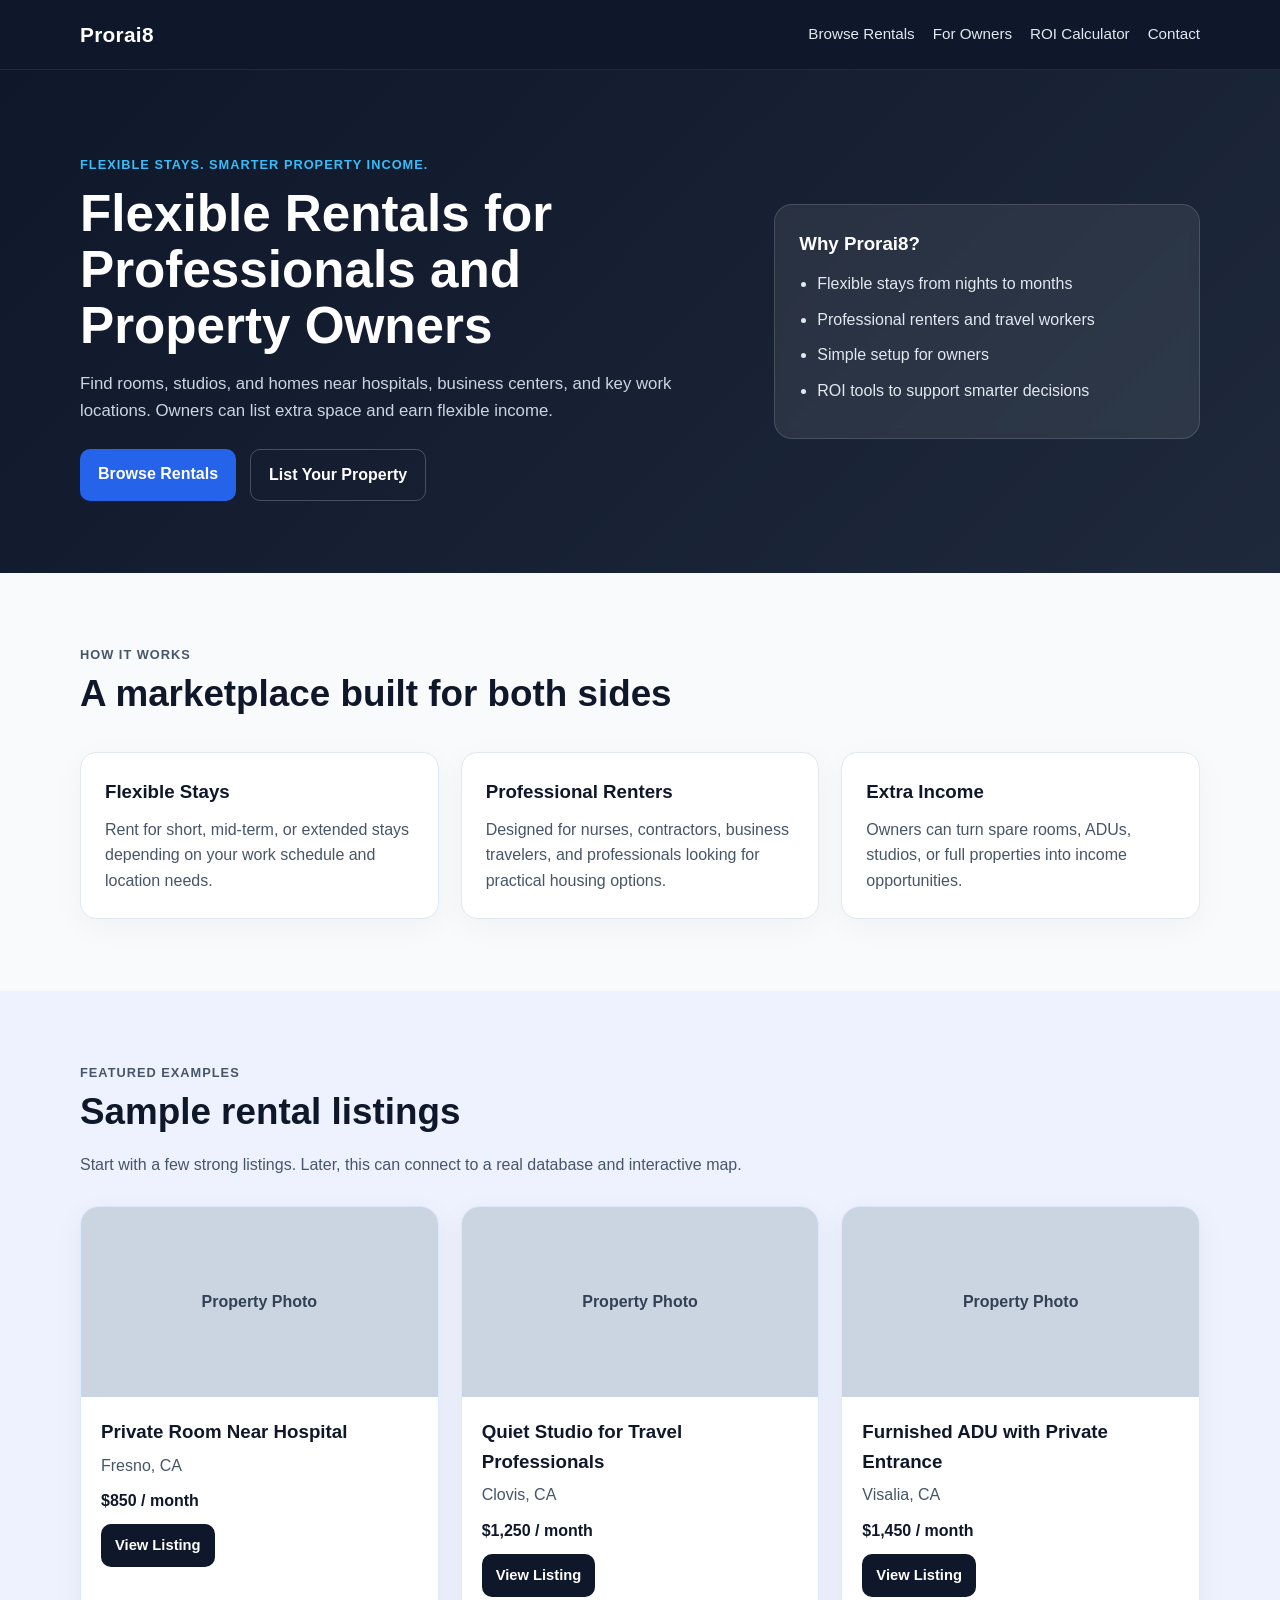
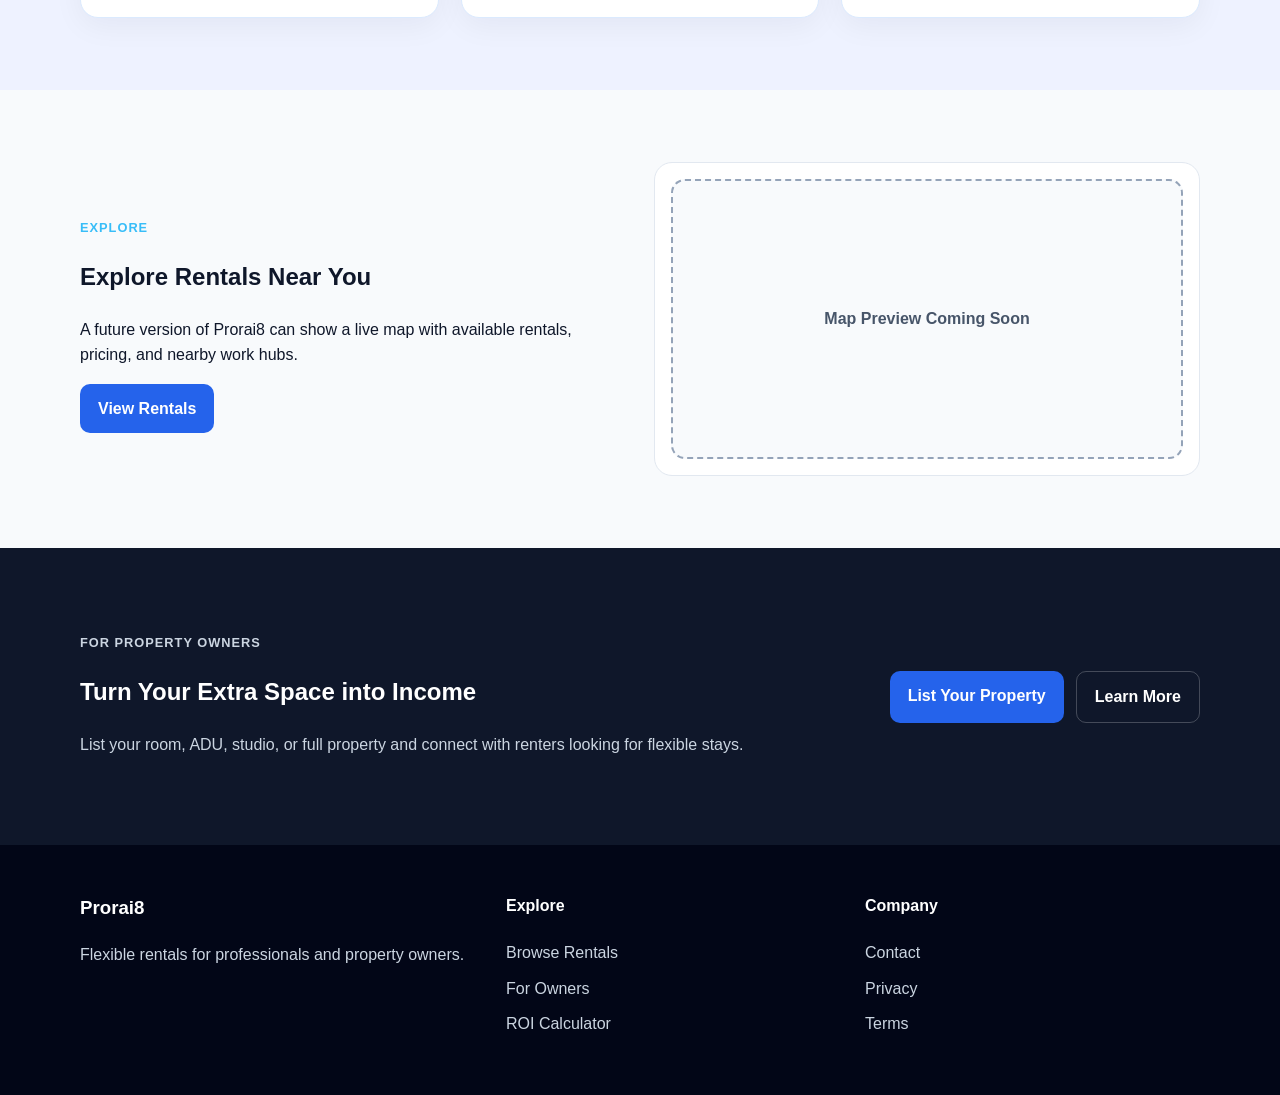
<file: index.html>
<!doctype html>
<html lang="en">
<head>
  <meta charset="utf-8" />
  <meta name="viewport" content="width=device-width, initial-scale=1" />
  <title>Prorai8 | Flexible Rentals for Professionals and Property Owners</title>
  <meta
    name="description"
    content="Prorai8 helps professionals find flexible rentals and helps property owners turn extra space into income."
  />
  <link rel="stylesheet" href="/assets/css/style.css">
</head>
<body>

  <!-- NAVBAR -->
  <header class="site-header">
    <div class="container nav-wrap">
      <a href="/" class="logo">Prorai8</a>

      <nav class="nav">
        <a href="/rentals/">Browse Rentals</a>
        <a href="/owner/">For Owners</a>
        <a href="/roi/">ROI Calculator</a>
        <a href="/contact/">Contact</a>
      </nav>
    </div>
  </header>

  <!-- HERO -->
  <section class="hero">
    <div class="container hero-grid">
      <div class="hero-copy">
        <p class="eyebrow">Flexible stays. Smarter property income.</p>
        <h1>Flexible Rentals for Professionals and Property Owners</h1>
        <p class="hero-text">
          Find rooms, studios, and homes near hospitals, business centers, and
          key work locations. Owners can list extra space and earn flexible income.
        </p>

        <div class="hero-actions">
          <a href="/rentals/" class="btn btn-primary">Browse Rentals</a>
          <a href="/owner/add-property.html" class="btn btn-secondary">List Your Property</a>
        </div>
      </div>

      <div class="hero-card">
        <h3>Why Prorai8?</h3>
        <ul>
          <li>Flexible stays from nights to months</li>
          <li>Professional renters and travel workers</li>
          <li>Simple setup for owners</li>
          <li>ROI tools to support smarter decisions</li>
        </ul>
      </div>
    </div>
  </section>

  <!-- BENEFITS -->
  <section class="section">
    <div class="container">
      <div class="section-heading">
        <p class="section-label">How it works</p>
        <h2>A marketplace built for both sides</h2>
      </div>

      <div class="cards three-col">
        <article class="card">
          <h3>Flexible Stays</h3>
          <p>
            Rent for short, mid-term, or extended stays depending on your work
            schedule and location needs.
          </p>
        </article>

        <article class="card">
          <h3>Professional Renters</h3>
          <p>
            Designed for nurses, contractors, business travelers, and
            professionals looking for practical housing options.
          </p>
        </article>

        <article class="card">
          <h3>Extra Income</h3>
          <p>
            Owners can turn spare rooms, ADUs, studios, or full properties into
            income opportunities.
          </p>
        </article>
      </div>
    </div>
  </section>

  <!-- SAMPLE LISTINGS -->
  <section class="section alt-bg">
    <div class="container">
      <div class="section-heading">
        <p class="section-label">Featured examples</p>
        <h2>Sample rental listings</h2>
        <p>
          Start with a few strong listings. Later, this can connect to a real
          database and interactive map.
        </p>
      </div>

      <div class="cards three-col">
        <article class="listing-card">
          <div class="listing-image placeholder-image">Property Photo</div>
          <div class="listing-body">
            <h3>Private Room Near Hospital</h3>
            <p>Fresno, CA</p>
            <p class="price">$850 / month</p>
            <a href="/listings/listing-1.html" class="btn btn-small">View Listing</a>
          </div>
        </article>

        <article class="listing-card">
          <div class="listing-image placeholder-image">Property Photo</div>
          <div class="listing-body">
            <h3>Quiet Studio for Travel Professionals</h3>
            <p>Clovis, CA</p>
            <p class="price">$1,250 / month</p>
            <a href="/listings/listing-2.html" class="btn btn-small">View Listing</a>
          </div>
        </article>

        <article class="listing-card">
          <div class="listing-image placeholder-image">Property Photo</div>
          <div class="listing-body">
            <h3>Furnished ADU with Private Entrance</h3>
            <p>Visalia, CA</p>
            <p class="price">$1,450 / month</p>
            <a href="/listings/listing-3.html" class="btn btn-small">View Listing</a>
          </div>
        </article>
      </div>
    </div>
  </section>

  <!-- MAP PREVIEW -->
  <section class="section">
    <div class="container">
      <div class="map-preview">
        <div>
          <p class="section-label">Explore</p>
          <h2>Explore Rentals Near You</h2>
          <p>
            A future version of Prorai8 can show a live map with available rentals,
            pricing, and nearby work hubs.
          </p>
          <a href="/rentals/" class="btn btn-primary">View Rentals</a>
        </div>

        <div class="map-box">
          <div class="map-placeholder">Map Preview Coming Soon</div>
        </div>
      </div>
    </div>
  </section>

  <!-- OWNER CTA -->
  <section class="section owner-section">
    <div class="container owner-wrap">
      <div>
        <p class="section-label">For property owners</p>
        <h2>Turn Your Extra Space into Income</h2>
        <p>
          List your room, ADU, studio, or full property and connect with renters
          looking for flexible stays.
        </p>
      </div>

      <div class="owner-actions">
        <a href="/owner/add-property.html" class="btn btn-primary">List Your Property</a>
        <a href="/owner/" class="btn btn-secondary">Learn More</a>
      </div>
    </div>
  </section>

  <!-- FOOTER -->
  <footer class="site-footer">
    <div class="container footer-grid">
      <div>
        <h3>Prorai8</h3>
        <p>
          Flexible rentals for professionals and property owners.
        </p>
      </div>

      <div>
        <h4>Explore</h4>
        <a href="/rentals/">Browse Rentals</a>
        <a href="/owner/">For Owners</a>
        <a href="/roi/">ROI Calculator</a>
      </div>

      <div>
        <h4>Company</h4>
        <a href="/contact/">Contact</a>
        <a href="/legal/privacy.html">Privacy</a>
        <a href="/legal/terms.html">Terms</a>
      </div>
    </div>
  </footer>

</body>
</html>
</file>
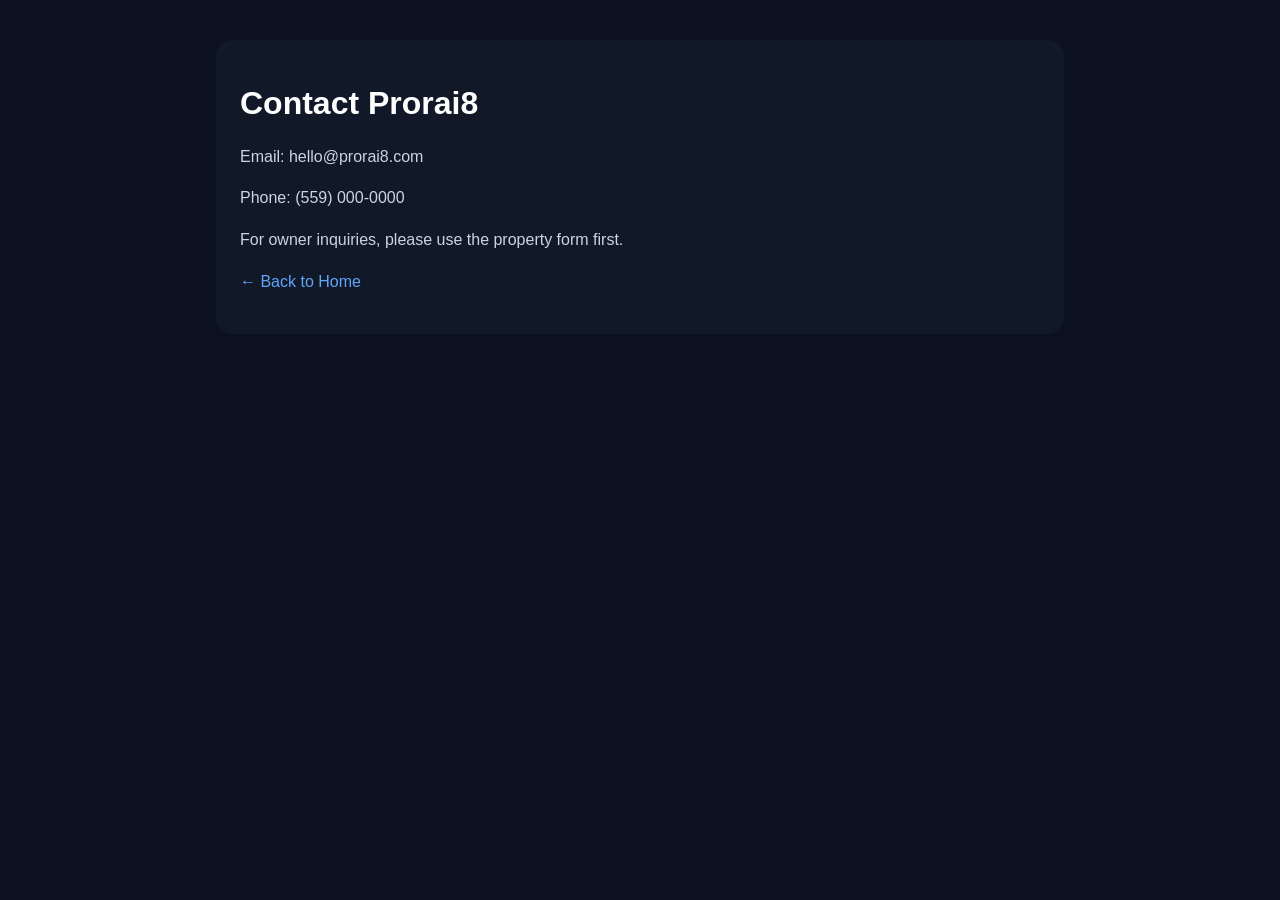
<file: contact.html>
<!DOCTYPE html>
<html lang="en">
<head>
  <meta charset="UTF-8" />
  <meta name="viewport" content="width=device-width, initial-scale=1.0" />
  <title>Contact | Prorai8</title>
  <style>
    body{margin:0;font-family:Arial,sans-serif;background:#0b1120;color:white;padding:40px 20px}
    .wrap{max-width:800px;margin:0 auto;background:#111827;border-radius:16px;padding:24px}
    a{color:#60a5fa;text-decoration:none}
    p{color:#cbd5e1;line-height:1.6}
  </style>
</head>
<body>
  <div class="wrap">
    <h1>Contact Prorai8</h1>
    <p>Email: hello@prorai8.com</p>
    <p>Phone: (559) 000-0000</p>
    <p>For owner inquiries, please use the property form first.</p>
    <p><a href="/">← Back to Home</a></p>
  </div>
</body>
</html>
</file>
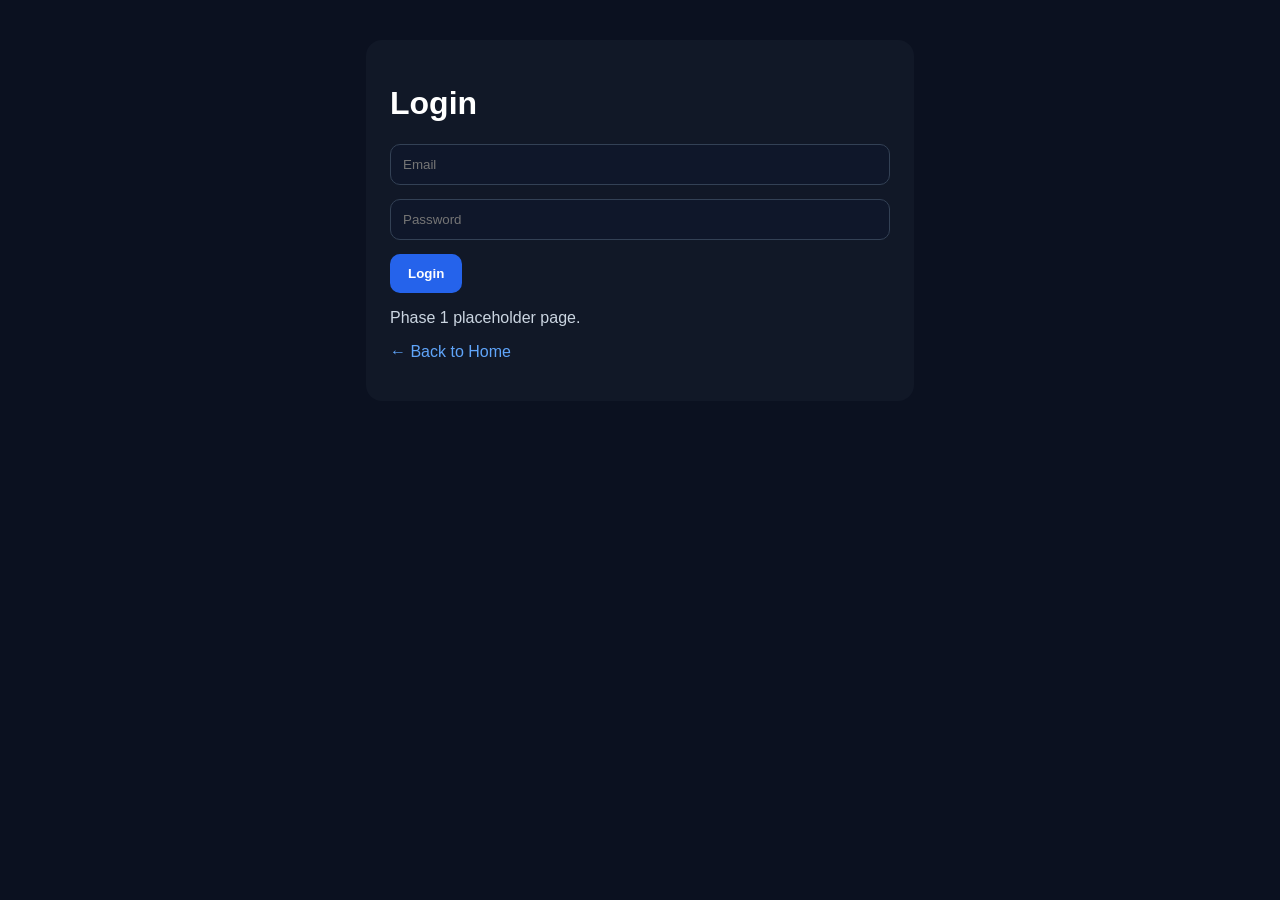
<file: login.html>
<!DOCTYPE html>
<html lang="en">
<head>
  <meta charset="UTF-8" />
  <meta name="viewport" content="width=device-width, initial-scale=1.0" />
  <title>Login | Prorai8</title>
  <style>
    body{margin:0;font-family:Arial,sans-serif;background:#0b1120;color:white;padding:40px 20px}
    .wrap{max-width:500px;margin:0 auto;background:#111827;border-radius:16px;padding:24px}
    input{width:100%;padding:12px;margin-bottom:14px;border-radius:10px;border:1px solid #334155;background:#0f172a;color:white;box-sizing:border-box}
    button{padding:12px 18px;border:none;border-radius:10px;background:#2563eb;color:white;font-weight:700;cursor:pointer}
    a{color:#60a5fa;text-decoration:none}
  </style>
</head>
<body>
  <div class="wrap">
    <h1>Login</h1>
    <input type="email" placeholder="Email" />
    <input type="password" placeholder="Password" />
    <button type="button">Login</button>
    <p style="color:#cbd5e1;">Phase 1 placeholder page.</p>
    <p><a href="/">← Back to Home</a></p>
  </div>
</body>
</html>
</file>
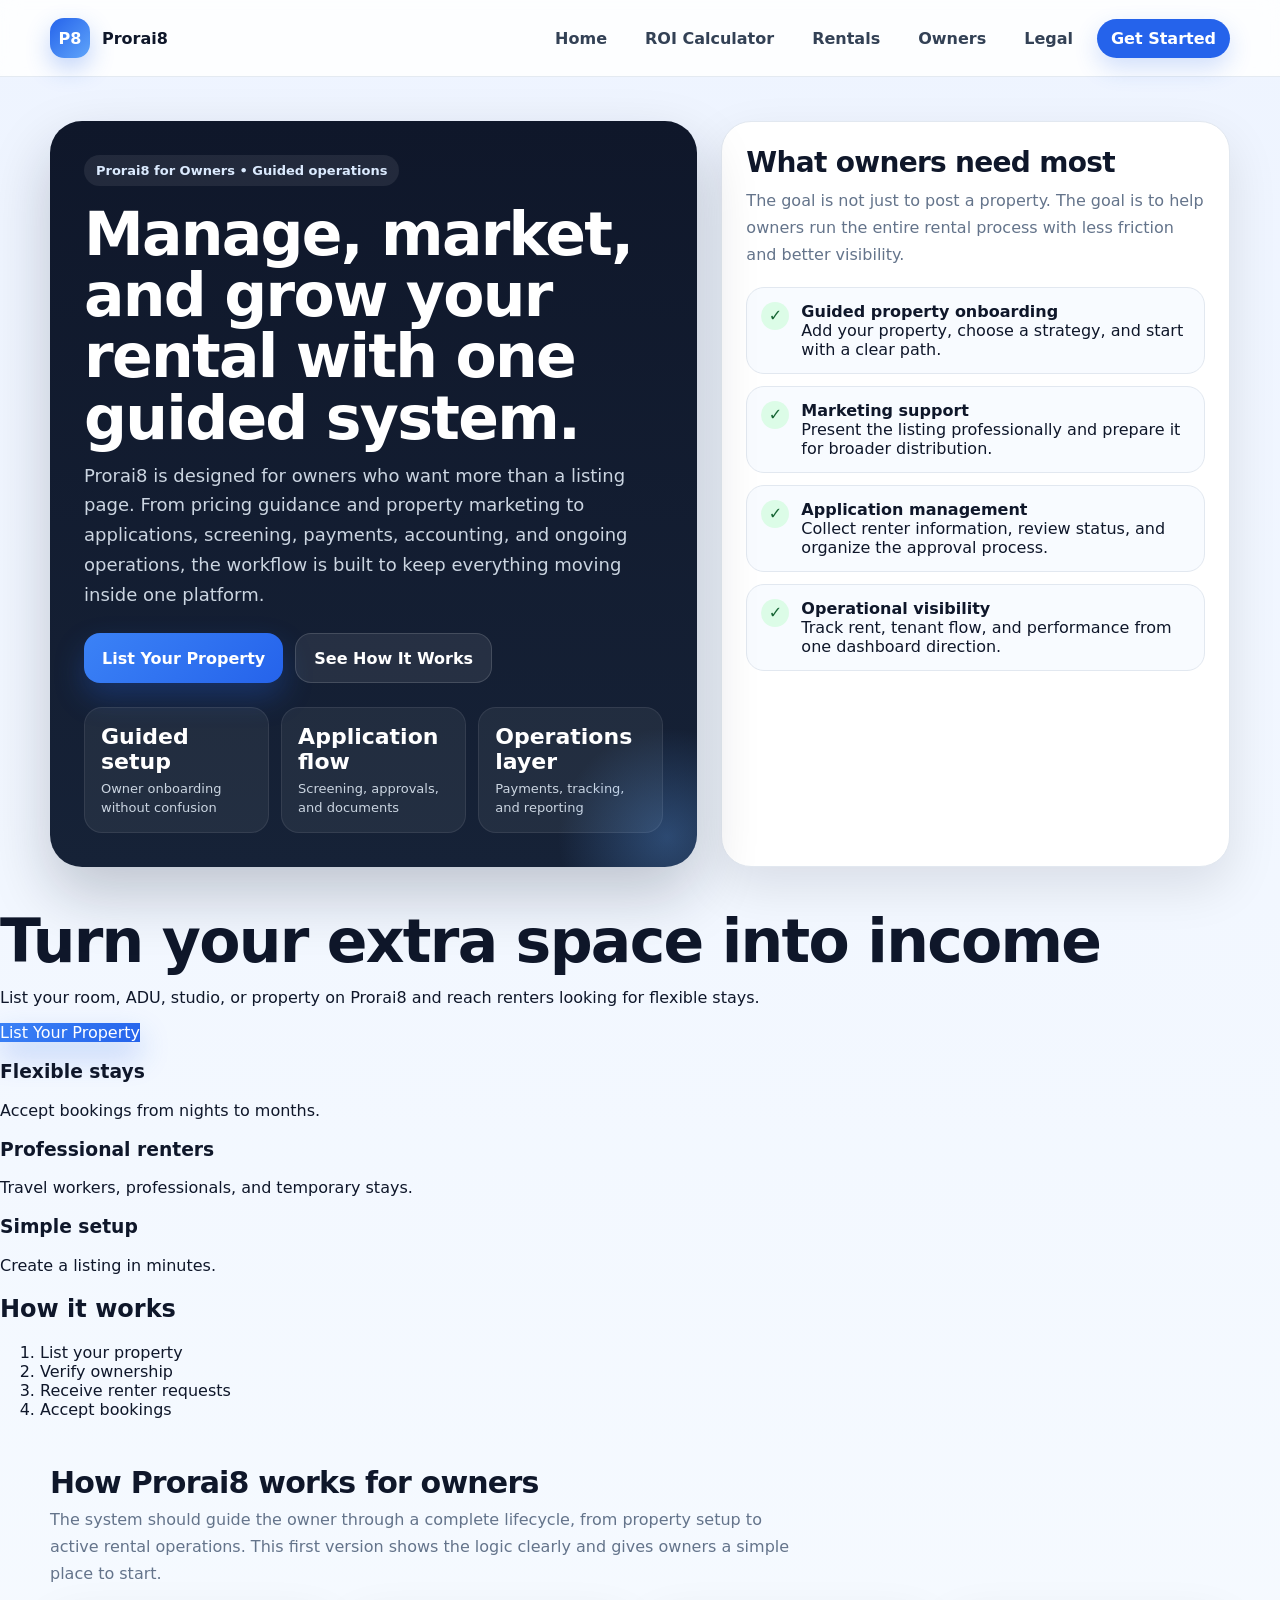
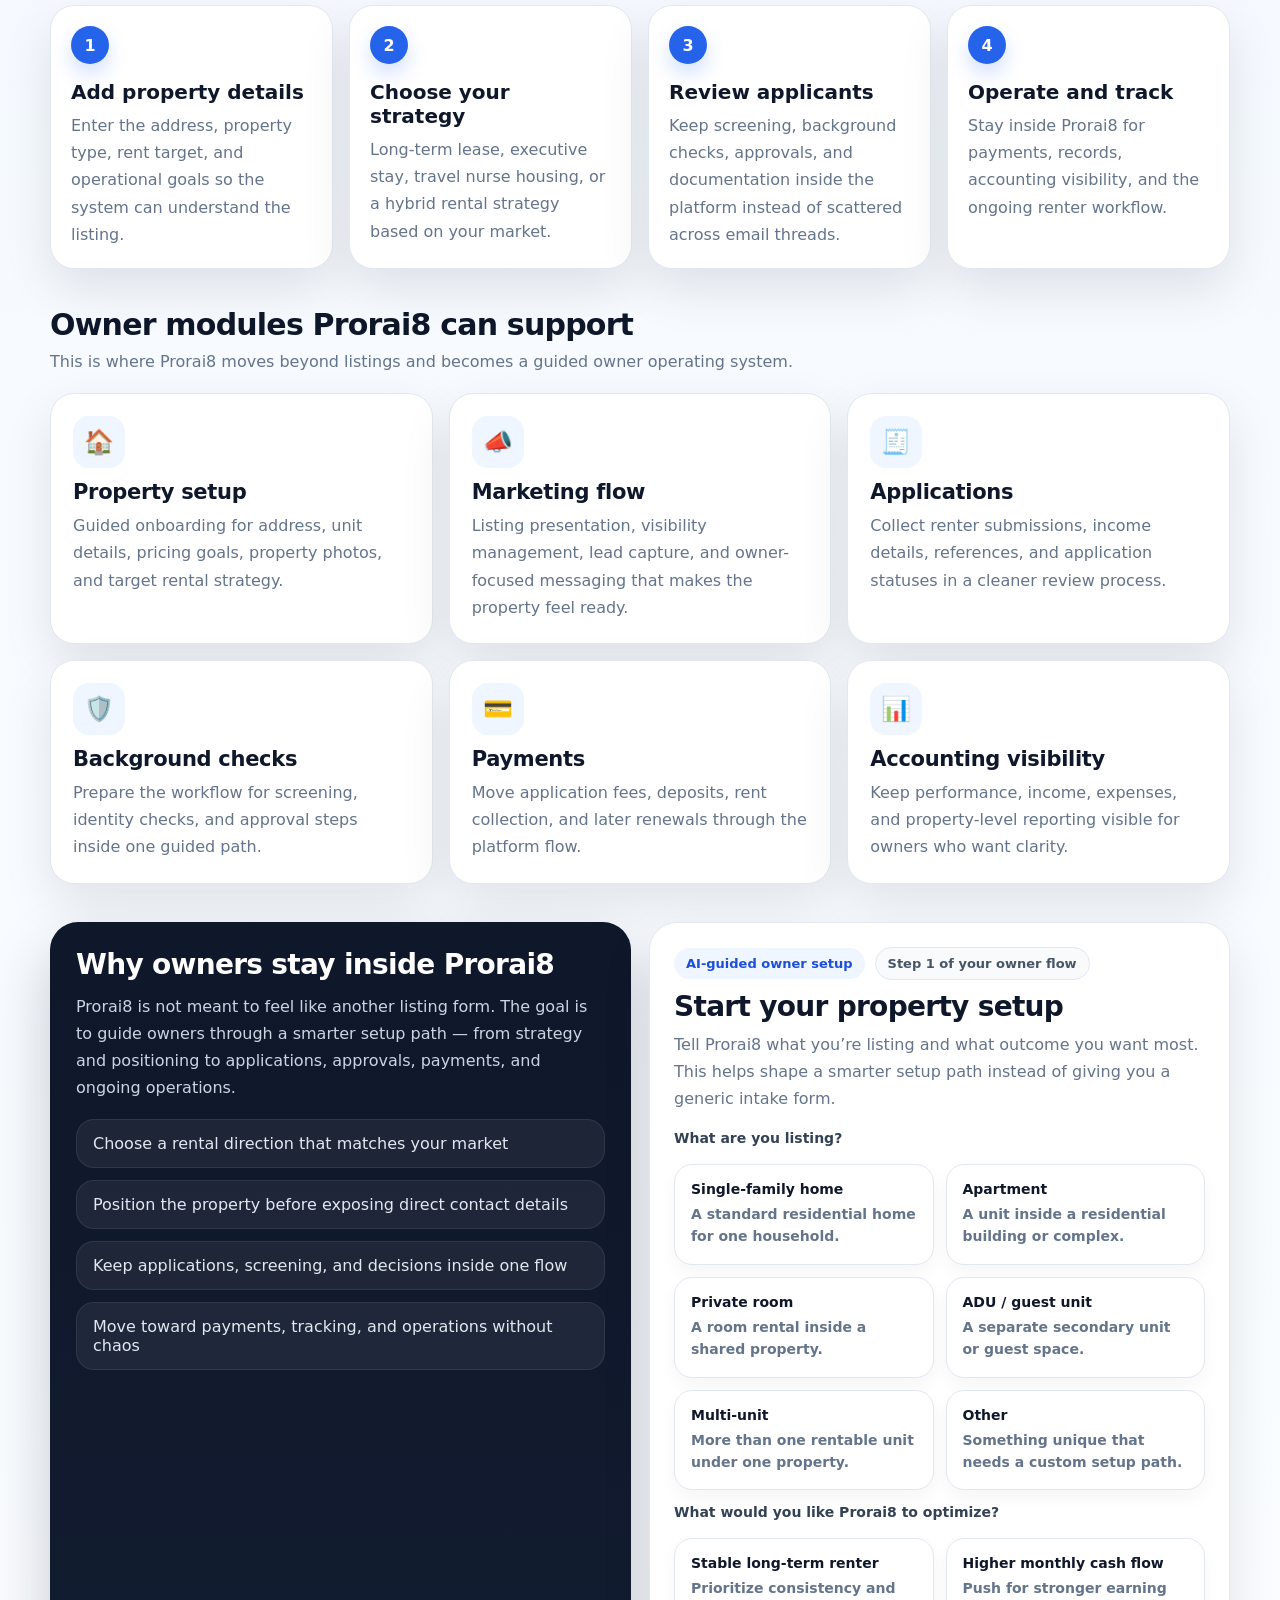
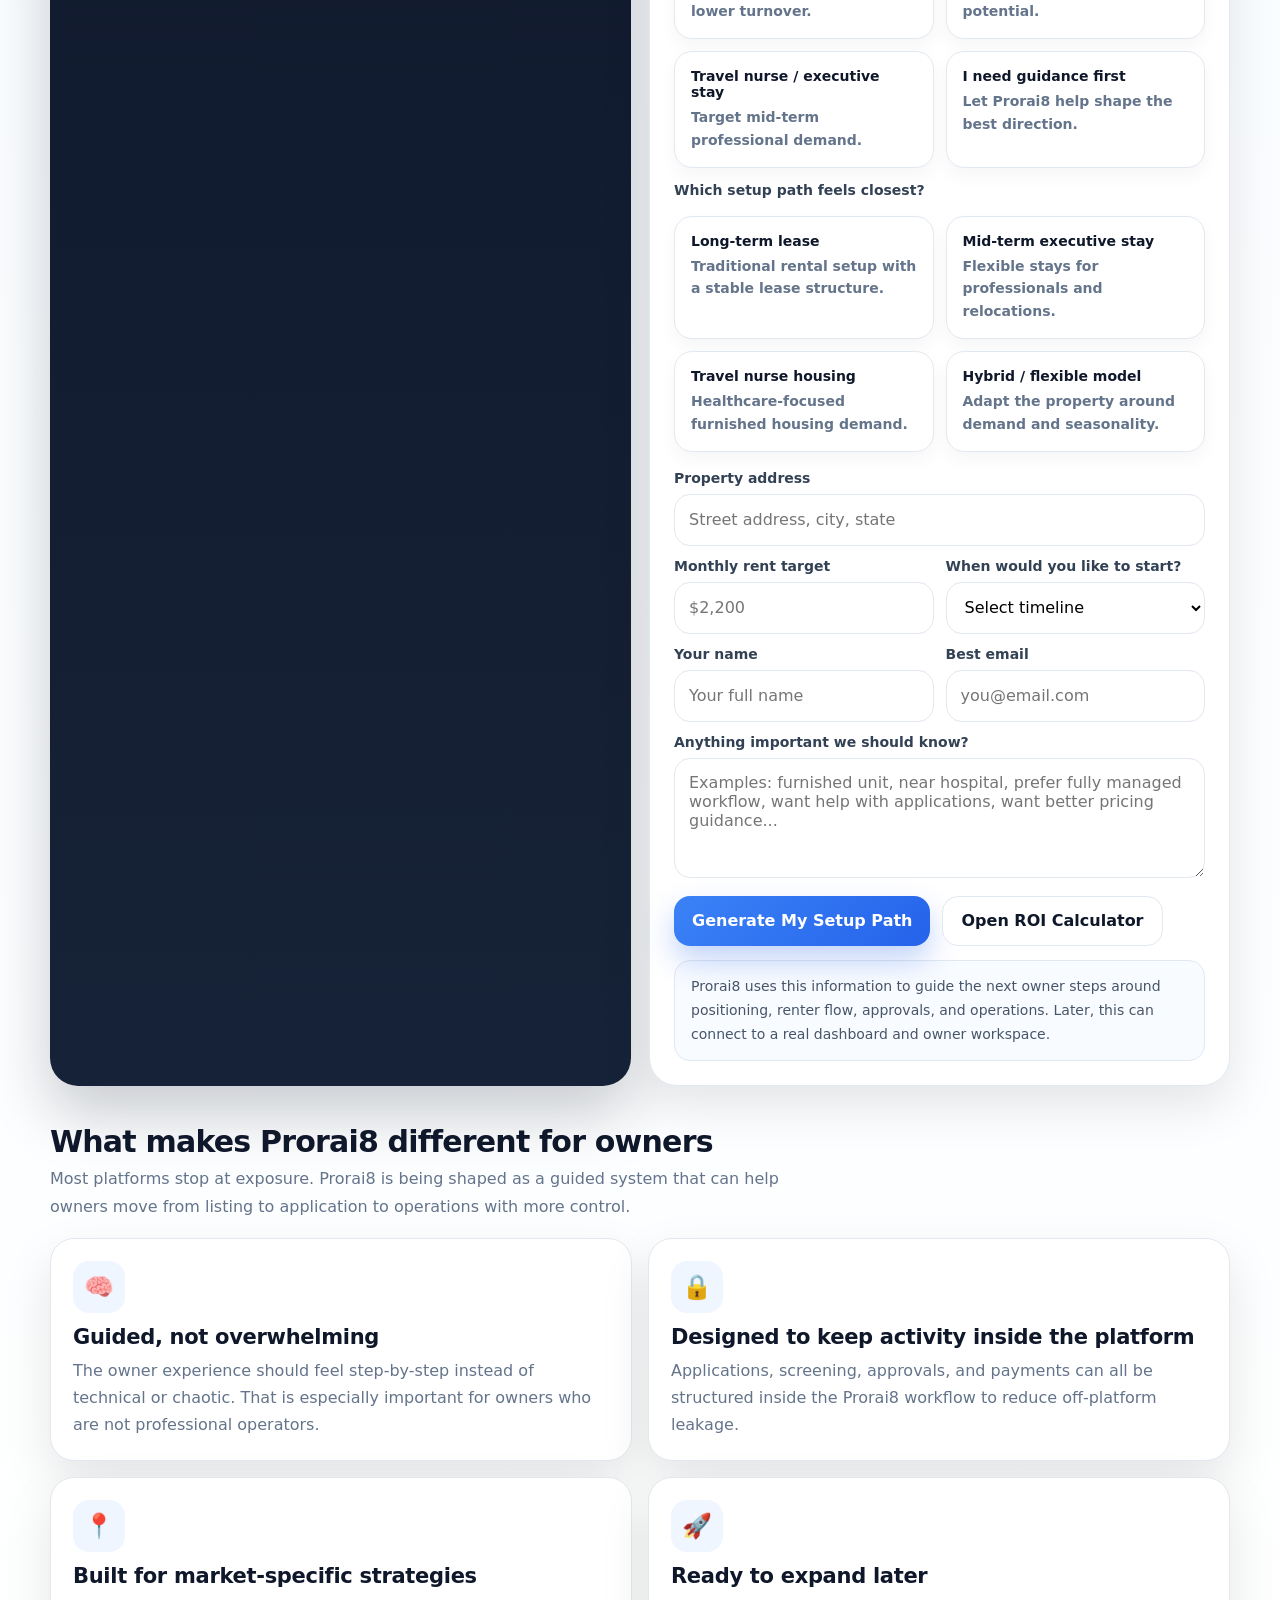
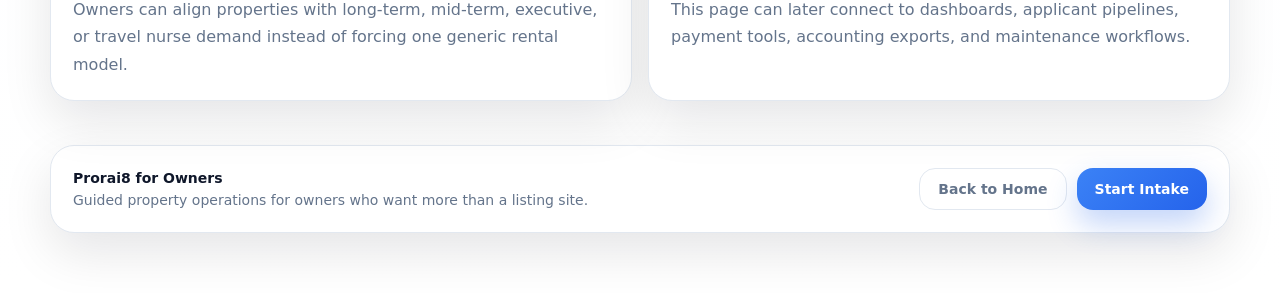
<file: owners.html>
<!doctype html>
<html lang="en">
<head>
  <meta charset="utf-8" />
  <meta name="viewport" content="width=device-width,initial-scale=1" />
  <title>Prorai8 for Owners | Guided Property Operations</title>
  <meta name="description" content="Prorai8 helps property owners manage, market, screen applicants, and operate rentals with guided AI-powered workflows." />
  <style>
    :root{
      --bg:#f8fbff;
      --panel:#ffffff;
      --panel-soft:#f8fafc;
      --text:#0f172a;
      --muted:#64748b;
      --line:#e2e8f0;
      --brand:#2563eb;
      --brand-dark:#1d4ed8;
      --dark:#0f172a;
      --success:#16a34a;
      --warning:#f59e0b;
      --shadow:0 20px 50px rgba(2,6,23,.10);
      --radius:24px;
    }

    *{box-sizing:border-box}
    html{scroll-behavior:smooth}
    body{
      margin:0;
      font-family:Inter, ui-sans-serif, system-ui, -apple-system, BlinkMacSystemFont, "Segoe UI", sans-serif;
      color:var(--text);
      background:linear-gradient(180deg,#eef4ff 0%, #f7fbff 40%, #ffffff 100%);
    }

    a{text-decoration:none;color:inherit}
    button,input,select,textarea{font:inherit}

    .container{
      width:min(1180px, calc(100% - 32px));
      margin:0 auto;
    }

    .nav{
      position:sticky;
      top:0;
      z-index:100;
      backdrop-filter:blur(10px);
      background:rgba(255,255,255,.84);
      border-bottom:1px solid rgba(226,232,240,.9);
    }

    .nav-inner{
      min-height:76px;
      display:flex;
      align-items:center;
      justify-content:space-between;
      gap:16px;
    }

    .brand{
      display:flex;
      align-items:center;
      gap:12px;
      font-weight:800;
    }

    .brand-mark{
      width:40px;
      height:40px;
      border-radius:14px;
      display:grid;
      place-items:center;
      color:#fff;
      font-weight:900;
      background:linear-gradient(135deg,var(--brand),#60a5fa);
      box-shadow:0 10px 24px rgba(37,99,235,.28);
    }

    .nav-links{
      display:flex;
      align-items:center;
      gap:10px;
      flex-wrap:wrap;
    }

    .nav-links a{
      padding:10px 14px;
      border-radius:999px;
      color:#334155;
      font-weight:600;
    }

    .nav-links a:hover{
      background:#eff6ff;
      color:var(--brand);
    }

    .nav-cta{
      background:var(--brand);
      color:#fff !important;
      box-shadow:0 10px 24px rgba(37,99,235,.20);
    }

    .hero{
      padding:44px 0 26px;
    }

    .hero-wrap{
      display:grid;
      grid-template-columns:1.12fr .88fr;
      gap:24px;
      align-items:stretch;
    }

    .hero-main{
      background:linear-gradient(180deg,#0f172a 0%, #162237 100%);
      color:#fff;
      border-radius:32px;
      padding:34px;
      box-shadow:0 28px 60px rgba(15,23,42,.22);
      position:relative;
      overflow:hidden;
    }

    .hero-main::after{
      content:"";
      position:absolute;
      right:-80px;
      bottom:-80px;
      width:220px;
      height:220px;
      border-radius:50%;
      background:radial-gradient(circle, rgba(96,165,250,.30), transparent 70%);
    }

    .eyebrow{
      display:inline-flex;
      align-items:center;
      gap:8px;
      border-radius:999px;
      padding:8px 12px;
      background:rgba(255,255,255,.08);
      color:#dbeafe;
      font-size:13px;
      font-weight:800;
    }

    h1{
      margin:18px 0 12px;
      font-size:clamp(36px,5vw,60px);
      line-height:1.02;
      letter-spacing:-1.7px;
    }

    .hero-main p{
      margin:0;
      color:#cbd5e1;
      font-size:18px;
      line-height:1.65;
      max-width:700px;
    }

    .hero-actions{
      display:flex;
      gap:12px;
      flex-wrap:wrap;
      margin-top:24px;
    }

    .btn{
      min-height:50px;
      padding:0 18px;
      border:none;
      border-radius:16px;
      display:inline-flex;
      align-items:center;
      justify-content:center;
      font-weight:800;
      cursor:pointer;
      transition:.18s ease;
    }

    .btn-primary{
      background:linear-gradient(135deg,#3b82f6,#2563eb);
      color:#fff;
      box-shadow:0 14px 30px rgba(37,99,235,.28);
    }

    .btn-primary:hover{transform:translateY(-1px)}

    .btn-secondary{
      background:rgba(255,255,255,.08);
      color:#fff;
      border:1px solid rgba(255,255,255,.14);
    }

    .hero-stats{
      display:grid;
      grid-template-columns:repeat(3,1fr);
      gap:12px;
      margin-top:24px;
    }

    .stat{
      background:rgba(255,255,255,.06);
      border:1px solid rgba(255,255,255,.08);
      border-radius:18px;
      padding:16px;
    }

    .stat strong{
      display:block;
      font-size:22px;
      margin-bottom:4px;
    }

    .stat span{
      color:#cbd5e1;
      font-size:13px;
    }

    .hero-side{
      background:#fff;
      border:1px solid var(--line);
      border-radius:30px;
      padding:24px;
      box-shadow:var(--shadow);
    }

    .hero-side h2{
      margin:0 0 8px;
      font-size:28px;
      letter-spacing:-.7px;
    }

    .hero-side p{
      margin:0 0 18px;
      color:var(--muted);
      line-height:1.7;
    }

    .checklist{
      display:grid;
      gap:12px;
      margin-top:16px;
    }

    .check-item{
      display:flex;
      gap:12px;
      align-items:flex-start;
      padding:14px;
      border:1px solid var(--line);
      border-radius:18px;
      background:#f8fbff;
    }

    .check-icon{
      width:28px;
      height:28px;
      border-radius:999px;
      display:grid;
      place-items:center;
      flex:0 0 auto;
      background:#dcfce7;
      color:#166534;
      font-weight:900;
    }

    .section{
      padding:30px 0 8px;
    }

    .section-head{
      display:flex;
      justify-content:space-between;
      align-items:end;
      gap:16px;
      flex-wrap:wrap;
      margin-bottom:18px;
    }

    .section-head h3{
      margin:0;
      font-size:30px;
      letter-spacing:-.8px;
    }

    .section-head p{
      margin:6px 0 0;
      color:var(--muted);
      line-height:1.7;
      max-width:760px;
    }

    .grid-3{
      display:grid;
      grid-template-columns:repeat(3,1fr);
      gap:16px;
    }

    .grid-2{
      display:grid;
      grid-template-columns:repeat(2,1fr);
      gap:16px;
    }

    .card{
      background:#fff;
      border:1px solid var(--line);
      border-radius:24px;
      padding:22px;
      box-shadow:var(--shadow);
    }

    .card h4{
      margin:12px 0 8px;
      font-size:21px;
      letter-spacing:-.3px;
    }

    .card p{
      margin:0;
      color:var(--muted);
      line-height:1.7;
    }

    .icon{
      width:52px;
      height:52px;
      border-radius:16px;
      display:grid;
      place-items:center;
      background:#eff6ff;
      font-size:24px;
    }

    .steps{
      display:grid;
      grid-template-columns:repeat(4,1fr);
      gap:16px;
    }

    .step{
      background:#fff;
      border:1px solid var(--line);
      border-radius:24px;
      box-shadow:var(--shadow);
      padding:20px;
      position:relative;
    }

    .step-num{
      width:38px;
      height:38px;
      border-radius:999px;
      background:var(--brand);
      color:#fff;
      display:grid;
      place-items:center;
      font-weight:900;
      margin-bottom:16px;
      box-shadow:0 10px 20px rgba(37,99,235,.20);
    }

    .step h4{
      margin:0 0 8px;
      font-size:20px;
    }

    .step p{
      margin:0;
      color:var(--muted);
      line-height:1.7;
    }

    .highlight-wrap{
      display:grid;
      grid-template-columns:1fr 1fr;
      gap:18px;
      align-items:stretch;
    }

    .dark-panel{
      background:linear-gradient(180deg,#0f172a,#162237);
      color:#fff;
      border-radius:28px;
      padding:26px;
      box-shadow:0 28px 60px rgba(15,23,42,.22);
    }

    .dark-panel h4{
      margin:0 0 12px;
      font-size:28px;
      letter-spacing:-.7px;
    }

    .dark-panel p{
      margin:0;
      color:#cbd5e1;
      line-height:1.7;
    }

    .dark-list{
      display:grid;
      gap:12px;
      margin-top:18px;
    }

    .dark-list div{
      padding:14px 16px;
      border-radius:18px;
      background:rgba(255,255,255,.06);
      border:1px solid rgba(255,255,255,.08);
      color:#e2e8f0;
    }

    .form-card{
      background:#fff;
      border:1px solid var(--line);
      border-radius:28px;
      padding:24px;
      box-shadow:var(--shadow);
    }

    .form-card h4{
      margin:0 0 8px;
      font-size:28px;
      letter-spacing:-.7px;
    }

    .form-card p{
      margin:0 0 18px;
      color:var(--muted);
      line-height:1.7;
    }

    .form-grid{
      display:grid;
      grid-template-columns:repeat(2,1fr);
      gap:12px;
    }

    .field{
      display:grid;
      gap:8px;
    }

    .field.full{
      grid-column:1 / -1;
    }

    .field label{
      font-size:14px;
      font-weight:700;
      color:#334155;
    }

    .field input,
    .field select,
    .field textarea{
      width:100%;
      min-height:52px;
      border-radius:16px;
      border:1px solid var(--line);
      background:#fff;
      padding:0 14px;
      outline:none;
    }

    .field textarea{
      min-height:120px;
      padding:14px;
      resize:vertical;
    }

    .field input:focus,
    .field select:focus,
    .field textarea:focus{
      border-color:#93c5fd;
      box-shadow:0 0 0 4px rgba(37,99,235,.08);
    }

    .choice-grid{
      display:grid;
      grid-template-columns:repeat(2,1fr);
      gap:12px;
    }

    .choice-card{
      position:relative;
      display:block;
      padding:16px;
      border:1px solid var(--line);
      border-radius:18px;
      background:#fff;
      cursor:pointer;
      transition:.18s ease;
      box-shadow:0 8px 18px rgba(2,6,23,.04);
    }

    .choice-card:hover{
      border-color:#93c5fd;
      transform:translateY(-2px);
      box-shadow:0 14px 28px rgba(37,99,235,.08);
    }

    .choice-card input{
      position:absolute;
      opacity:0;
      pointer-events:none;
    }

    .choice-title{
      display:block;
      font-weight:800;
      color:#0f172a;
      margin-bottom:6px;
    }

    .choice-text{
      display:block;
      color:var(--muted);
      font-size:14px;
      line-height:1.6;
    }

    .choice-card:has(input:checked){
      border-color:#2563eb;
      background:linear-gradient(180deg,#eff6ff,#ffffff);
      box-shadow:0 16px 30px rgba(37,99,235,.12);
    }

    .note{
      margin-top:14px;
      padding:14px 16px;
      background:#f8fbff;
      border:1px solid var(--line);
      border-radius:16px;
      color:#475569;
      line-height:1.7;
      font-size:14px;
    }

    .footer{
      padding:36px 0 60px;
      color:#64748b;
      font-size:14px;
    }

    .footer-box{
      background:#fff;
      border:1px solid var(--line);
      border-radius:24px;
      box-shadow:var(--shadow);
      padding:22px;
      display:flex;
      justify-content:space-between;
      gap:16px;
      flex-wrap:wrap;
      align-items:center;
    }

    @media (max-width: 1024px){
      .hero-wrap,
      .grid-3,
      .grid-2,
      .steps,
      .highlight-wrap{
        grid-template-columns:1fr;
      }
    }

    @media (max-width: 720px){
      .nav-inner{
        min-height:auto;
        padding:14px 0;
        align-items:flex-start;
        flex-direction:column;
      }

      .hero-stats,
      .form-grid,
      .choice-grid{
        grid-template-columns:1fr;
      }

      .hero-main,
      .hero-side,
      .card,
      .step,
      .dark-panel,
      .form-card,
      .footer-box{
        border-radius:22px;
      }

      h1{
        font-size:40px;
      }
    }
  </style>
</head>
<body>

  <nav class="nav">
    <div class="container nav-inner">
      <a class="brand" href="/">
        <div class="brand-mark">P8</div>
        <div>Prorai8</div>
      </a>

      <div class="nav-links">
        <a href="/">Home</a>
        <a href="/roi.html">ROI Calculator</a>
        <a href="/rentals.html">Rentals</a>
        <a href="/owners.html">Owners</a>
        <a href="/legal/">Legal</a>
        <a class="nav-cta" href="#owner-form">Get Started</a>
      </div>
    </div>
  </nav>

  <header class="hero">
    <div class="container hero-wrap">
      <section class="hero-main">
        <div class="eyebrow">Prorai8 for Owners • Guided operations</div>
        <h1>Manage, market, and grow your rental with one guided system.</h1>
        <p>
          Prorai8 is designed for owners who want more than a listing page. From pricing guidance
          and property marketing to applications, screening, payments, accounting, and ongoing
          operations, the workflow is built to keep everything moving inside one platform.
        </p>

        <div class="hero-actions">
          <a class="btn btn-primary" href="#owner-form">List Your Property</a>
          <a class="btn btn-secondary" href="#how-it-works">See How It Works</a>
        </div>

        <div class="hero-stats">
          <div class="stat">
            <strong>Guided setup</strong>
            <span>Owner onboarding without confusion</span>
          </div>
          <div class="stat">
            <strong>Application flow</strong>
            <span>Screening, approvals, and documents</span>
          </div>
          <div class="stat">
            <strong>Operations layer</strong>
            <span>Payments, tracking, and reporting</span>
          </div>
        </div>
      </section>

      <aside class="hero-side">
        <h2>What owners need most</h2>
        <p>
          The goal is not just to post a property. The goal is to help owners run the entire rental
          process with less friction and better visibility.
        </p>

        <div class="checklist">
          <div class="check-item">
            <div class="check-icon">✓</div>
            <div>
              <strong>Guided property onboarding</strong><br>
              Add your property, choose a strategy, and start with a clear path.
            </div>
          </div>

          <div class="check-item">
            <div class="check-icon">✓</div>
            <div>
              <strong>Marketing support</strong><br>
              Present the listing professionally and prepare it for broader distribution.
            </div>
          </div>

          <div class="check-item">
            <div class="check-icon">✓</div>
            <div>
              <strong>Application management</strong><br>
              Collect renter information, review status, and organize the approval process.
            </div>
          </div>

          <div class="check-item">
            <div class="check-icon">✓</div>
            <div>
              <strong>Operational visibility</strong><br>
              Track rent, tenant flow, and performance from one dashboard direction.
            </div>
          </div>
        </div>
      </aside>
    </div>
  </header>
<section class="owners-hero">
  <h1>Turn your extra space into income</h1>
  <p>
    List your room, ADU, studio, or property on Prorai8 and reach renters
    looking for flexible stays.
  </p>

  <a href="/owner/add-property.html" class="btn-primary">
    List Your Property
  </a>
</section>

<section class="owner-benefits">

  <div class="benefit">
    <h3>Flexible stays</h3>
    <p>Accept bookings from nights to months.</p>
  </div>

  <div class="benefit">
    <h3>Professional renters</h3>
    <p>Travel workers, professionals, and temporary stays.</p>
  </div>

  <div class="benefit">
    <h3>Simple setup</h3>
    <p>Create a listing in minutes.</p>
  </div>

</section>

<section class="owner-steps">

<h2>How it works</h2>

<ol>
<li>List your property</li>
<li>Verify ownership</li>
<li>Receive renter requests</li>
<li>Accept bookings</li>
</ol>

</section>  <main>
    <section class="section" id="how-it-works">
      <div class="container">
        <div class="section-head">
          <div>
            <h3>How Prorai8 works for owners</h3>
            <p>
              The system should guide the owner through a complete lifecycle, from property setup to
              active rental operations. This first version shows the logic clearly and gives owners a
              simple place to start.
            </p>
          </div>
        </div>

        <div class="steps">
          <div class="step">
            <div class="step-num">1</div>
            <h4>Add property details</h4>
            <p>
              Enter the address, property type, rent target, and operational goals so the system
              can understand the listing.
            </p>
          </div>

          <div class="step">
            <div class="step-num">2</div>
            <h4>Choose your strategy</h4>
            <p>
              Long-term lease, executive stay, travel nurse housing, or a hybrid rental strategy
              based on your market.
            </p>
          </div>

          <div class="step">
            <div class="step-num">3</div>
            <h4>Review applicants</h4>
            <p>
              Keep screening, background checks, approvals, and documentation inside the platform
              instead of scattered across email threads.
            </p>
          </div>

          <div class="step">
            <div class="step-num">4</div>
            <h4>Operate and track</h4>
            <p>
              Stay inside Prorai8 for payments, records, accounting visibility, and the ongoing
              renter workflow.
            </p>
          </div>
        </div>
      </div>
    </section>

    <section class="section">
      <div class="container">
        <div class="section-head">
          <div>
            <h3>Owner modules Prorai8 can support</h3>
            <p>
              This is where Prorai8 moves beyond listings and becomes a guided owner operating
              system.
            </p>
          </div>
        </div>

        <div class="grid-3">
          <article class="card">
            <div class="icon">🏠</div>
            <h4>Property setup</h4>
            <p>
              Guided onboarding for address, unit details, pricing goals, property photos, and
              target rental strategy.
            </p>
          </article>

          <article class="card">
            <div class="icon">📣</div>
            <h4>Marketing flow</h4>
            <p>
              Listing presentation, visibility management, lead capture, and owner-focused messaging
              that makes the property feel ready.
            </p>
          </article>

          <article class="card">
            <div class="icon">🧾</div>
            <h4>Applications</h4>
            <p>
              Collect renter submissions, income details, references, and application statuses in a
              cleaner review process.
            </p>
          </article>

          <article class="card">
            <div class="icon">🛡️</div>
            <h4>Background checks</h4>
            <p>
              Prepare the workflow for screening, identity checks, and approval steps inside one
              guided path.
            </p>
          </article>

          <article class="card">
            <div class="icon">💳</div>
            <h4>Payments</h4>
            <p>
              Move application fees, deposits, rent collection, and later renewals through the
              platform flow.
            </p>
          </article>

          <article class="card">
            <div class="icon">📊</div>
            <h4>Accounting visibility</h4>
            <p>
              Keep performance, income, expenses, and property-level reporting visible for owners
              who want clarity.
            </p>
          </article>
        </div>
      </div>
    </section>

    <section class="section">
      <div class="container highlight-wrap">
        <div class="dark-panel">
          <h4>Why owners stay inside Prorai8</h4>
          <p>
            Prorai8 is not meant to feel like another listing form. The goal is to guide owners through
            a smarter setup path — from strategy and positioning to applications, approvals, payments,
            and ongoing operations.
          </p>

          <div class="dark-list">
            <div>Choose a rental direction that matches your market</div>
            <div>Position the property before exposing direct contact details</div>
            <div>Keep applications, screening, and decisions inside one flow</div>
            <div>Move toward payments, tracking, and operations without chaos</div>
          </div>
        </div>

        <div class="form-card" id="owner-form">
          <div style="display:flex;align-items:center;gap:10px;flex-wrap:wrap;margin-bottom:10px;">
            <div style="padding:8px 12px;border-radius:999px;background:#eff6ff;color:#1d4ed8;font-weight:800;font-size:13px;">
              AI-guided owner setup
            </div>
            <div style="padding:8px 12px;border-radius:999px;background:#f8fafc;border:1px solid var(--line);color:#475569;font-weight:700;font-size:13px;">
              Step 1 of your owner flow
            </div>
          </div>

          <h4>Start your property setup</h4>
          <p>
            Tell Prorai8 what you’re listing and what outcome you want most. This helps shape a smarter
            setup path instead of giving you a generic intake form.
          </p>

          <form action="https://formsubmit.co/contact@prorai8.com" method="POST">
            <input type="hidden" name="_subject" value="New Owner Setup from Prorai8">
            <input type="hidden" name="_captcha" value="false">

            <div class="field full" style="margin-bottom:14px;">
              <label style="margin-bottom:10px;">What are you listing?</label>
              <div class="choice-grid">
                <label class="choice-card">
                  <input type="radio" name="Property Type" value="Single-family home" required>
                  <span class="choice-title">Single-family home</span>
                  <span class="choice-text">A standard residential home for one household.</span>
                </label>

                <label class="choice-card">
                  <input type="radio" name="Property Type" value="Apartment">
                  <span class="choice-title">Apartment</span>
                  <span class="choice-text">A unit inside a residential building or complex.</span>
                </label>

                <label class="choice-card">
                  <input type="radio" name="Property Type" value="Private room">
                  <span class="choice-title">Private room</span>
                  <span class="choice-text">A room rental inside a shared property.</span>
                </label>

                <label class="choice-card">
                  <input type="radio" name="Property Type" value="ADU / guest unit">
                  <span class="choice-title">ADU / guest unit</span>
                  <span class="choice-text">A separate secondary unit or guest space.</span>
                </label>

                <label class="choice-card">
                  <input type="radio" name="Property Type" value="Multi-unit">
                  <span class="choice-title">Multi-unit</span>
                  <span class="choice-text">More than one rentable unit under one property.</span>
                </label>

                <label class="choice-card">
                  <input type="radio" name="Property Type" value="Other">
                  <span class="choice-title">Other</span>
                  <span class="choice-text">Something unique that needs a custom setup path.</span>
                </label>
              </div>
            </div>

            <div class="field full" style="margin-bottom:14px;">
              <label style="margin-bottom:10px;">What would you like Prorai8 to optimize?</label>
              <div class="choice-grid">
                <label class="choice-card">
                  <input type="radio" name="Main Goal" value="Stable long-term renter" required>
                  <span class="choice-title">Stable long-term renter</span>
                  <span class="choice-text">Prioritize consistency and lower turnover.</span>
                </label>

                <label class="choice-card">
                  <input type="radio" name="Main Goal" value="Higher monthly cash flow">
                  <span class="choice-title">Higher monthly cash flow</span>
                  <span class="choice-text">Push for stronger earning potential.</span>
                </label>

                <label class="choice-card">
                  <input type="radio" name="Main Goal" value="Travel nurse or executive stay">
                  <span class="choice-title">Travel nurse / executive stay</span>
                  <span class="choice-text">Target mid-term professional demand.</span>
                </label>

                <label class="choice-card">
                  <input type="radio" name="Main Goal" value="Need guidance first">
                  <span class="choice-title">I need guidance first</span>
                  <span class="choice-text">Let Prorai8 help shape the best direction.</span>
                </label>
              </div>
            </div>

            <div class="field full" style="margin-bottom:14px;">
              <label style="margin-bottom:10px;">Which setup path feels closest?</label>
              <div class="choice-grid">
                <label class="choice-card">
                  <input type="radio" name="Preferred Strategy" value="Long-term lease" required>
                  <span class="choice-title">Long-term lease</span>
                  <span class="choice-text">Traditional rental setup with a stable lease structure.</span>
                </label>

                <label class="choice-card">
                  <input type="radio" name="Preferred Strategy" value="Mid-term executive stay">
                  <span class="choice-title">Mid-term executive stay</span>
                  <span class="choice-text">Flexible stays for professionals and relocations.</span>
                </label>

                <label class="choice-card">
                  <input type="radio" name="Preferred Strategy" value="Travel nurse housing">
                  <span class="choice-title">Travel nurse housing</span>
                  <span class="choice-text">Healthcare-focused furnished housing demand.</span>
                </label>

                <label class="choice-card">
                  <input type="radio" name="Preferred Strategy" value="Hybrid / flexible model">
                  <span class="choice-title">Hybrid / flexible model</span>
                  <span class="choice-text">Adapt the property around demand and seasonality.</span>
                </label>
              </div>
            </div>

            <div class="form-grid" style="margin-top:18px;">
              <div class="field full">
                <label for="address">Property address</label>
                <input id="address" name="Property Address" type="text" placeholder="Street address, city, state">
              </div>

              <div class="field">
                <label for="rentGoal">Monthly rent target</label>
                <input id="rentGoal" name="Monthly Rent Target" type="text" placeholder="$2,200">
              </div>

              <div class="field">
                <label for="timeline">When would you like to start?</label>
                <select id="timeline" name="Start Timeline">
                  <option value="">Select timeline</option>
                  <option>Immediately</option>
                  <option>Within 30 days</option>
                  <option>Within 60 days</option>
                  <option>Just exploring options</option>
                </select>
              </div>

              <div class="field">
                <label for="fullName">Your name</label>
                <input id="fullName" name="Full Name" type="text" placeholder="Your full name" required>
              </div>

              <div class="field">
                <label for="email">Best email</label>
                <input id="email" name="Email" type="email" placeholder="you@email.com" required>
              </div>

              <div class="field full">
                <label for="notes">Anything important we should know?</label>
                <textarea id="notes" name="Setup Notes" placeholder="Examples: furnished unit, near hospital, prefer fully managed workflow, want help with applications, want better pricing guidance..."></textarea>
              </div>
            </div>

            <div style="margin-top:18px;display:flex;gap:12px;flex-wrap:wrap;">
              <button class="btn btn-primary" type="submit">Generate My Setup Path</button>
              <a class="btn" href="/roi.html" style="border:1px solid var(--line);background:#fff;">Open ROI Calculator</a>
            </div>

            <div class="note">
              Prorai8 uses this information to guide the next owner steps around positioning, renter flow,
              approvals, and operations. Later, this can connect to a real dashboard and owner workspace.
            </div>
          </form>
        </div>
      </div>
    </section>

    <section class="section">
      <div class="container">
        <div class="section-head">
          <div>
            <h3>What makes Prorai8 different for owners</h3>
            <p>
              Most platforms stop at exposure. Prorai8 is being shaped as a guided system that can
              help owners move from listing to application to operations with more control.
            </p>
          </div>
        </div>

        <div class="grid-2">
          <article class="card">
            <div class="icon">🧠</div>
            <h4>Guided, not overwhelming</h4>
            <p>
              The owner experience should feel step-by-step instead of technical or chaotic. That is
              especially important for owners who are not professional operators.
            </p>
          </article>

          <article class="card">
            <div class="icon">🔒</div>
            <h4>Designed to keep activity inside the platform</h4>
            <p>
              Applications, screening, approvals, and payments can all be structured inside the
              Prorai8 workflow to reduce off-platform leakage.
            </p>
          </article>

          <article class="card">
            <div class="icon">📍</div>
            <h4>Built for market-specific strategies</h4>
            <p>
              Owners can align properties with long-term, mid-term, executive, or travel nurse
              demand instead of forcing one generic rental model.
            </p>
          </article>

          <article class="card">
            <div class="icon">🚀</div>
            <h4>Ready to expand later</h4>
            <p>
              This page can later connect to dashboards, applicant pipelines, payment tools,
              accounting exports, and maintenance workflows.
            </p>
          </article>
        </div>
      </div>
    </section>
  </main>

  <footer class="footer">
    <div class="container">
      <div class="footer-box">
        <div>
          <strong style="display:block;color:#0f172a;margin-bottom:6px;">Prorai8 for Owners</strong>
          Guided property operations for owners who want more than a listing site.
        </div>
        <div style="display:flex;gap:10px;flex-wrap:wrap;">
          <a href="/" class="btn" style="min-height:42px;border:1px solid var(--line);background:#fff;">Back to Home</a>
          <a href="#owner-form" class="btn btn-primary" style="min-height:42px;">Start Intake</a>
        </div>
      </div>
    </div>
  </footer>

</body>
</html>
</file>
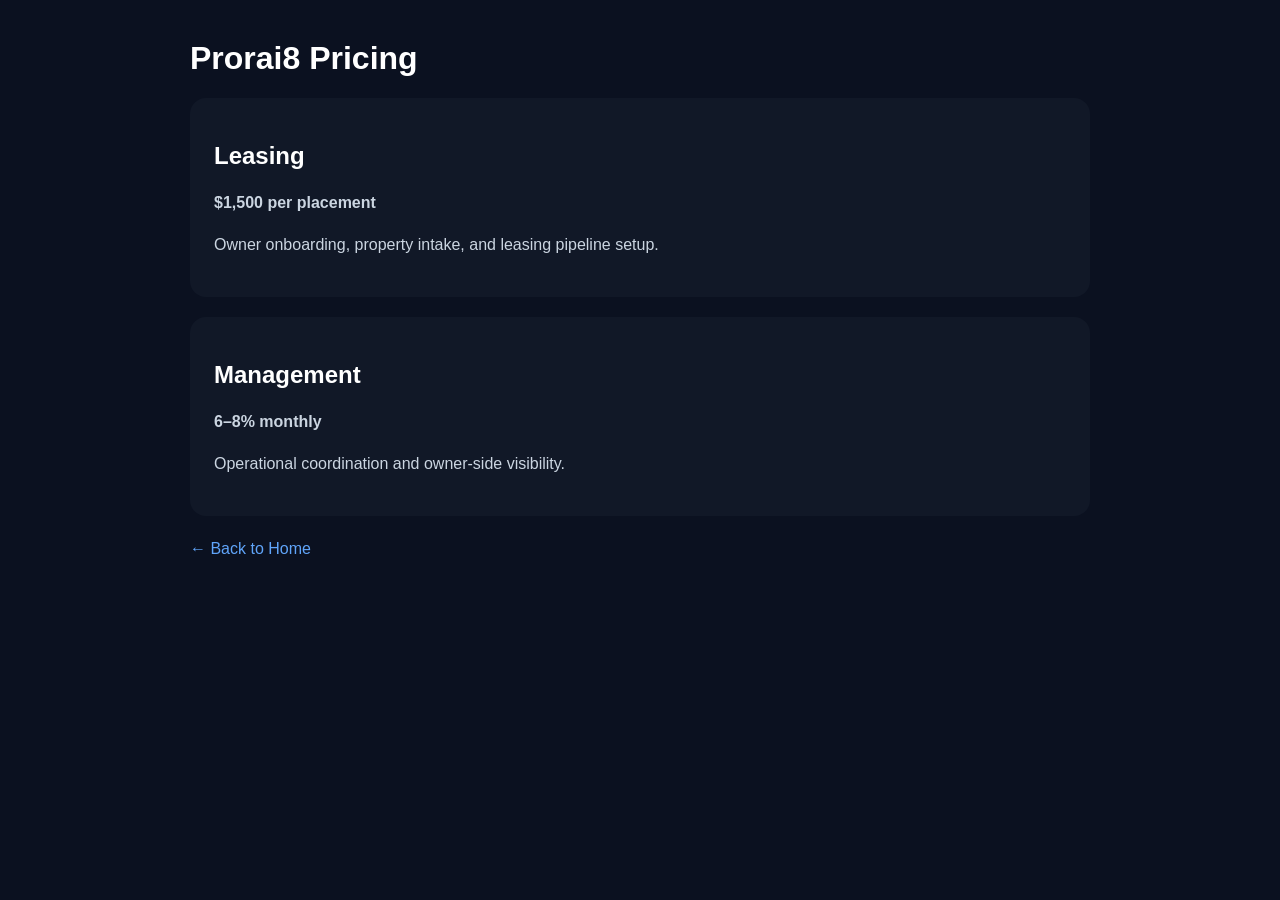
<file: pricing.html>
<!DOCTYPE html>
<html lang="en">
<head>
  <meta charset="UTF-8" />
  <meta name="viewport" content="width=device-width, initial-scale=1.0" />
  <title>Pricing | Prorai8</title>
  <style>
    body{margin:0;font-family:Arial,sans-serif;background:#0b1120;color:white;padding:40px 20px}
    .wrap{max-width:900px;margin:0 auto}
    .card{background:#111827;border-radius:16px;padding:24px;margin-bottom:20px}
    a{color:#60a5fa;text-decoration:none}
    h1{margin-top:0}
    p{color:#cbd5e1;line-height:1.6}
  </style>
</head>
<body>
  <div class="wrap">
    <h1>Prorai8 Pricing</h1>
    <div class="card">
      <h2>Leasing</h2>
      <p><b>$1,500 per placement</b></p>
      <p>Owner onboarding, property intake, and leasing pipeline setup.</p>
    </div>
    <div class="card">
      <h2>Management</h2>
      <p><b>6–8% monthly</b></p>
      <p>Operational coordination and owner-side visibility.</p>
    </div>
    <p><a href="/">← Back to Home</a></p>
  </div>
</body>
</html>
</file>
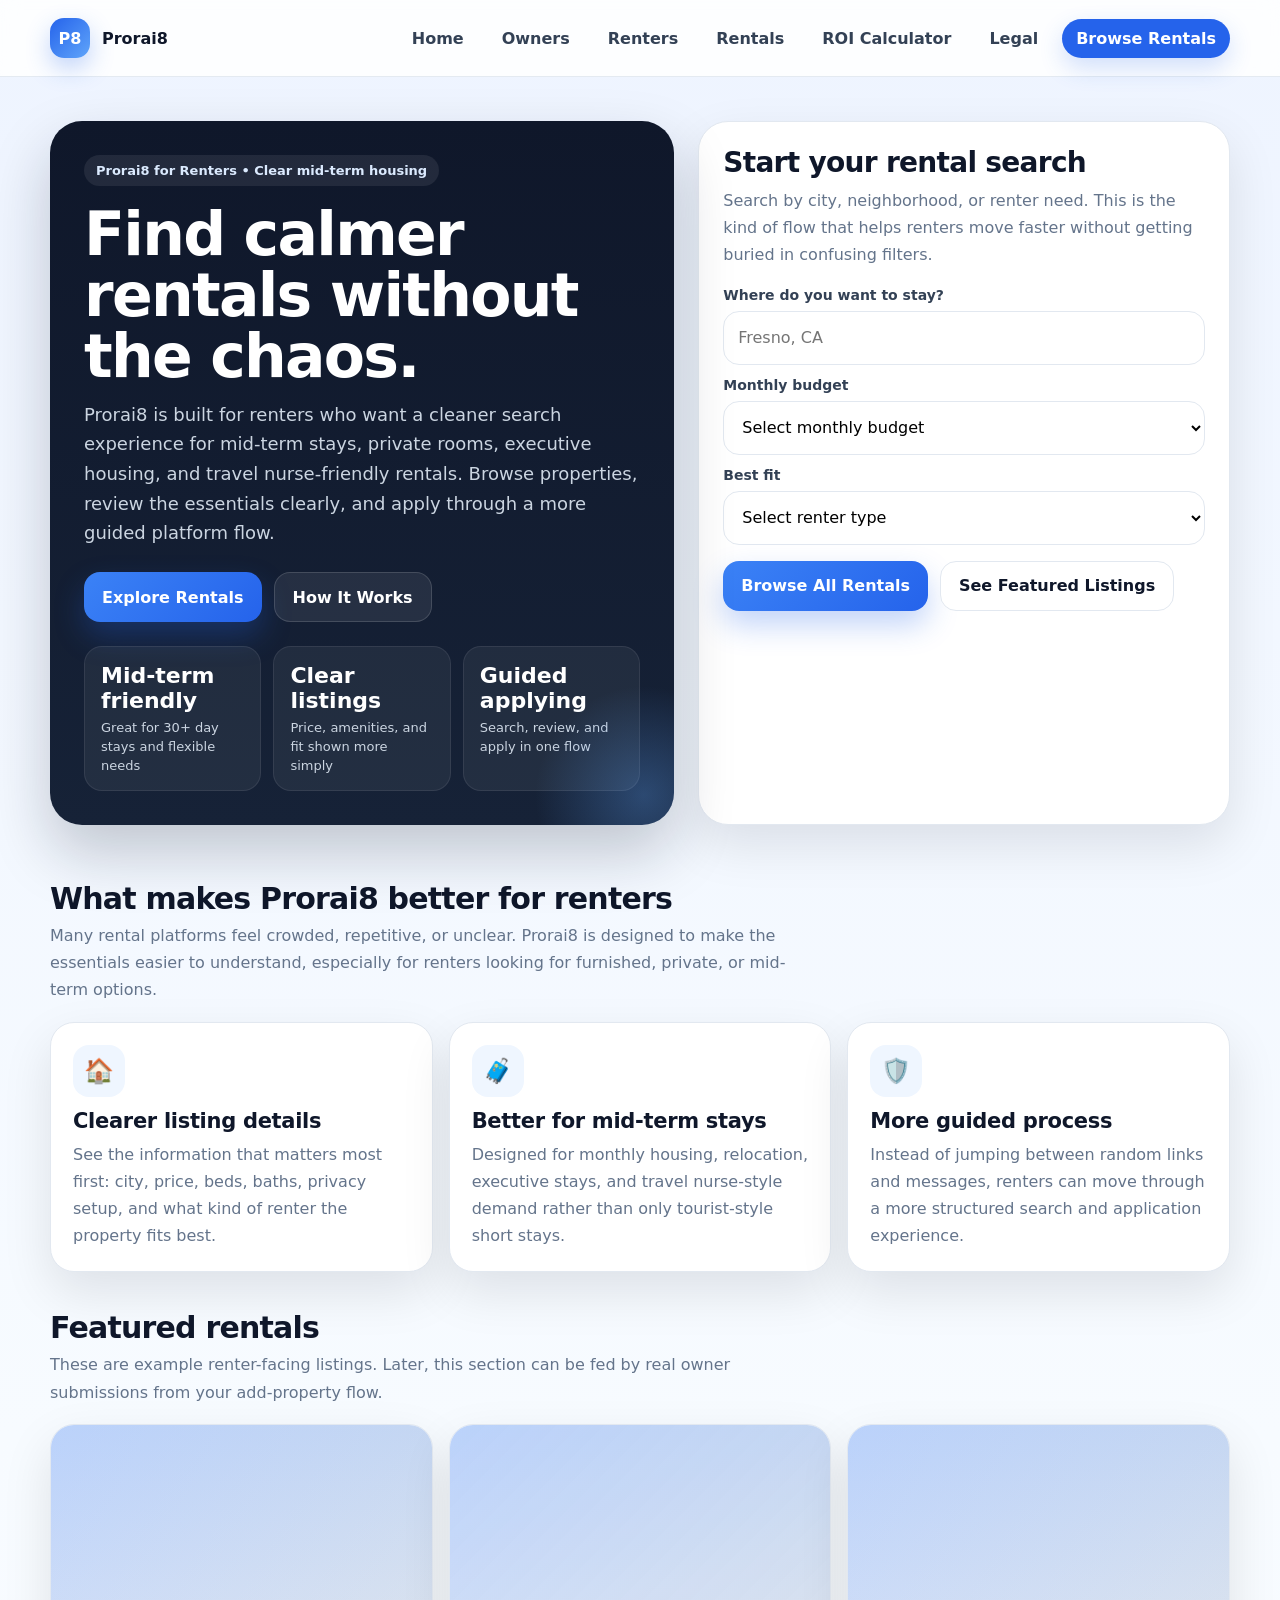
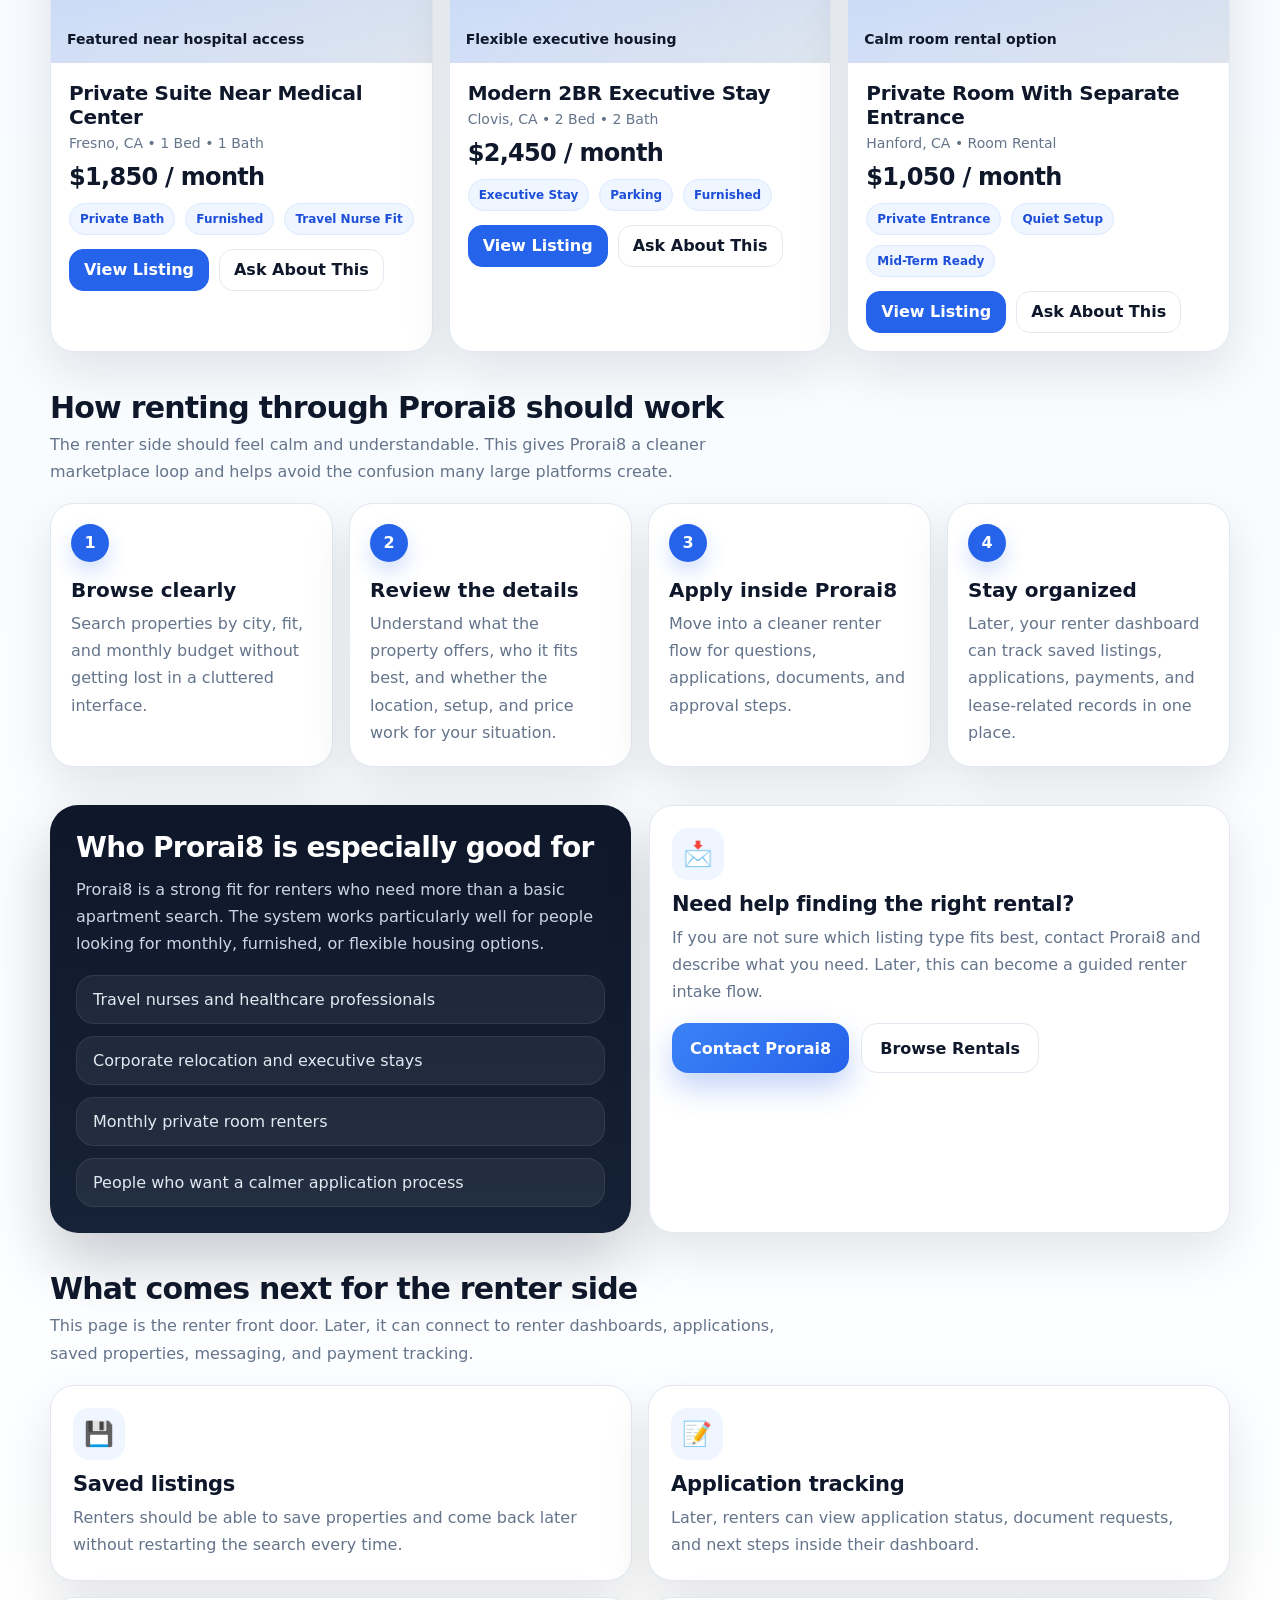
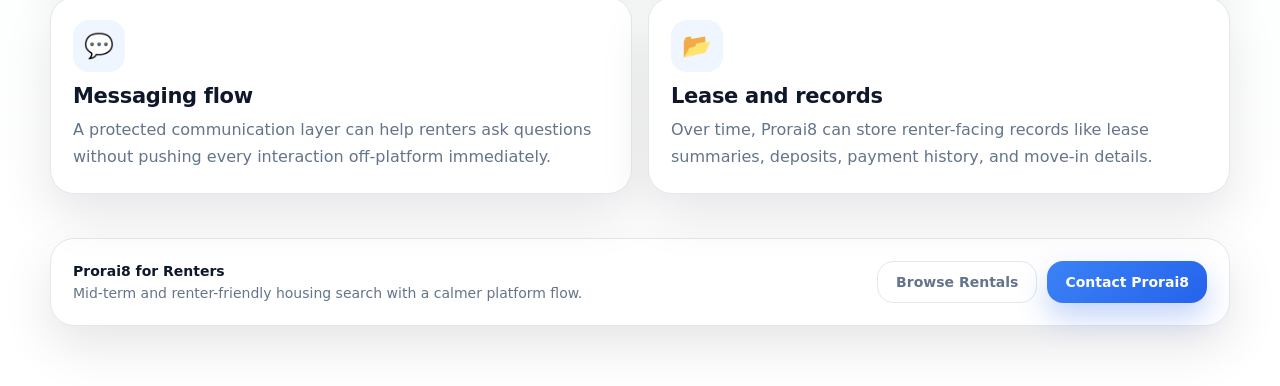
<file: renters.html>
<!doctype html>
<html lang="en">
<head>
  <meta charset="utf-8" />
  <meta name="viewport" content="width=device-width,initial-scale=1" />
  <title>Prorai8 for Renters | Mid-Term Rentals, Travel Nurse Housing, and Private Rooms</title>
  <meta name="description" content="Search furnished rentals, private rooms, and mid-term housing with Prorai8. Designed for travel nurses, professionals, and renters who want a simpler process." />
  <style>
    :root{
      --bg:#f8fbff;
      --panel:#ffffff;
      --panel-soft:#f8fafc;
      --text:#0f172a;
      --muted:#64748b;
      --line:#e2e8f0;
      --brand:#2563eb;
      --brand-dark:#1d4ed8;
      --dark:#0f172a;
      --shadow:0 20px 50px rgba(2,6,23,.10);
    }

    *{box-sizing:border-box}
    html{scroll-behavior:smooth}
    body{
      margin:0;
      font-family:Inter, ui-sans-serif, system-ui, -apple-system, BlinkMacSystemFont, "Segoe UI", sans-serif;
      color:var(--text);
      background:linear-gradient(180deg,#eef4ff 0%, #f7fbff 40%, #ffffff 100%);
    }

    a{text-decoration:none;color:inherit}
    button,input,select{font:inherit}

    .container{
      width:min(1180px, calc(100% - 32px));
      margin:0 auto;
    }

    .nav{
      position:sticky;
      top:0;
      z-index:100;
      backdrop-filter:blur(10px);
      background:rgba(255,255,255,.84);
      border-bottom:1px solid rgba(226,232,240,.9);
    }

    .nav-inner{
      min-height:76px;
      display:flex;
      align-items:center;
      justify-content:space-between;
      gap:16px;
    }

    .brand{
      display:flex;
      align-items:center;
      gap:12px;
      font-weight:800;
    }

    .brand-mark{
      width:40px;
      height:40px;
      border-radius:14px;
      display:grid;
      place-items:center;
      color:#fff;
      font-weight:900;
      background:linear-gradient(135deg,var(--brand),#60a5fa);
      box-shadow:0 10px 24px rgba(37,99,235,.28);
    }

    .nav-links{
      display:flex;
      align-items:center;
      gap:10px;
      flex-wrap:wrap;
    }

    .nav-links a{
      padding:10px 14px;
      border-radius:999px;
      color:#334155;
      font-weight:600;
    }

    .nav-links a:hover{
      background:#eff6ff;
      color:var(--brand);
    }

    .nav-cta{
      background:var(--brand);
      color:#fff !important;
      box-shadow:0 10px 24px rgba(37,99,235,.20);
    }

    .hero{
      padding:44px 0 26px;
    }

    .hero-wrap{
      display:grid;
      grid-template-columns:1.08fr .92fr;
      gap:24px;
      align-items:stretch;
    }

    .hero-main{
      background:linear-gradient(180deg,#0f172a 0%, #162237 100%);
      color:#fff;
      border-radius:32px;
      padding:34px;
      box-shadow:0 28px 60px rgba(15,23,42,.22);
      position:relative;
      overflow:hidden;
    }

    .hero-main::after{
      content:"";
      position:absolute;
      right:-80px;
      bottom:-80px;
      width:220px;
      height:220px;
      border-radius:50%;
      background:radial-gradient(circle, rgba(96,165,250,.30), transparent 70%);
    }

    .eyebrow{
      display:inline-flex;
      align-items:center;
      gap:8px;
      border-radius:999px;
      padding:8px 12px;
      background:rgba(255,255,255,.08);
      color:#dbeafe;
      font-size:13px;
      font-weight:800;
    }

    h1{
      margin:18px 0 12px;
      font-size:clamp(36px,5vw,60px);
      line-height:1.02;
      letter-spacing:-1.7px;
    }

    .hero-main p{
      margin:0;
      color:#cbd5e1;
      font-size:18px;
      line-height:1.65;
      max-width:720px;
    }

    .hero-actions{
      display:flex;
      gap:12px;
      flex-wrap:wrap;
      margin-top:24px;
    }

    .btn{
      min-height:50px;
      padding:0 18px;
      border:none;
      border-radius:16px;
      display:inline-flex;
      align-items:center;
      justify-content:center;
      font-weight:800;
      cursor:pointer;
      transition:.18s ease;
    }

    .btn-primary{
      background:linear-gradient(135deg,#3b82f6,#2563eb);
      color:#fff;
      box-shadow:0 14px 30px rgba(37,99,235,.28);
    }

    .btn-primary:hover{transform:translateY(-1px)}

    .btn-secondary{
      background:rgba(255,255,255,.08);
      color:#fff;
      border:1px solid rgba(255,255,255,.14);
    }

    .hero-stats{
      display:grid;
      grid-template-columns:repeat(3,1fr);
      gap:12px;
      margin-top:24px;
    }

    .stat{
      background:rgba(255,255,255,.06);
      border:1px solid rgba(255,255,255,.08);
      border-radius:18px;
      padding:16px;
    }

    .stat strong{
      display:block;
      font-size:22px;
      margin-bottom:4px;
    }

    .stat span{
      color:#cbd5e1;
      font-size:13px;
    }

    .search-panel{
      background:#fff;
      border:1px solid var(--line);
      border-radius:30px;
      padding:24px;
      box-shadow:var(--shadow);
    }

    .search-panel h2{
      margin:0 0 8px;
      font-size:28px;
      letter-spacing:-.7px;
    }

    .search-panel p{
      margin:0 0 18px;
      color:var(--muted);
      line-height:1.7;
    }

    .search-grid{
      display:grid;
      gap:12px;
    }

    .field{
      display:grid;
      gap:8px;
    }

    .field label{
      font-size:14px;
      font-weight:700;
      color:#334155;
    }

    .field input,
    .field select{
      width:100%;
      min-height:54px;
      border-radius:16px;
      border:1px solid var(--line);
      background:#fff;
      padding:0 14px;
      outline:none;
    }

    .field input:focus,
    .field select:focus{
      border-color:#93c5fd;
      box-shadow:0 0 0 4px rgba(37,99,235,.08);
    }

    .section{
      padding:30px 0 8px;
    }

    .section-head{
      display:flex;
      justify-content:space-between;
      align-items:end;
      gap:16px;
      flex-wrap:wrap;
      margin-bottom:18px;
    }

    .section-head h3{
      margin:0;
      font-size:30px;
      letter-spacing:-.8px;
    }

    .section-head p{
      margin:6px 0 0;
      color:var(--muted);
      line-height:1.7;
      max-width:760px;
    }

    .grid-3{
      display:grid;
      grid-template-columns:repeat(3,1fr);
      gap:16px;
    }

    .grid-2{
      display:grid;
      grid-template-columns:repeat(2,1fr);
      gap:16px;
    }

    .card{
      background:#fff;
      border:1px solid var(--line);
      border-radius:24px;
      padding:22px;
      box-shadow:var(--shadow);
    }

    .card h4{
      margin:12px 0 8px;
      font-size:21px;
      letter-spacing:-.3px;
    }

    .card p{
      margin:0;
      color:var(--muted);
      line-height:1.7;
    }

    .icon{
      width:52px;
      height:52px;
      border-radius:16px;
      display:grid;
      place-items:center;
      background:#eff6ff;
      font-size:24px;
    }

    .listing-grid{
      display:grid;
      grid-template-columns:repeat(3,1fr);
      gap:16px;
    }

    .listing-card{
      background:#fff;
      border:1px solid var(--line);
      border-radius:24px;
      overflow:hidden;
      box-shadow:var(--shadow);
      transition:.18s ease;
    }

    .listing-card:hover{
      transform:translateY(-2px);
    }

    .listing-image{
      aspect-ratio: 16 / 10;
      background:
        linear-gradient(135deg, rgba(37,99,235,.18), rgba(15,23,42,.08)),
        linear-gradient(180deg,#dbeafe,#eff6ff);
      display:flex;
      align-items:flex-end;
      padding:16px;
      color:#0f172a;
      font-weight:800;
      font-size:14px;
    }

    .listing-body{
      padding:18px;
    }

    .listing-title{
      margin:0 0 6px;
      font-size:20px;
      letter-spacing:-.3px;
    }

    .listing-sub{
      margin:0 0 12px;
      color:var(--muted);
      font-size:14px;
    }

    .listing-price{
      font-size:24px;
      font-weight:900;
      margin-bottom:12px;
      letter-spacing:-.7px;
    }

    .meta{
      display:flex;
      gap:10px;
      flex-wrap:wrap;
      margin-bottom:14px;
    }

    .tag{
      padding:8px 10px;
      border-radius:999px;
      font-size:12px;
      font-weight:800;
      background:#eff6ff;
      color:#1d4ed8;
      border:1px solid #dbeafe;
    }

    .listing-actions{
      display:flex;
      gap:10px;
      flex-wrap:wrap;
    }

    .mini-btn{
      min-height:42px;
      padding:0 14px;
      border-radius:14px;
      border:1px solid var(--line);
      background:#fff;
      color:#0f172a;
      font-weight:800;
      display:inline-flex;
      align-items:center;
      justify-content:center;
    }

    .mini-btn.primary{
      background:var(--brand);
      color:#fff;
      border-color:var(--brand);
    }

    .steps{
      display:grid;
      grid-template-columns:repeat(4,1fr);
      gap:16px;
    }

    .step{
      background:#fff;
      border:1px solid var(--line);
      border-radius:24px;
      box-shadow:var(--shadow);
      padding:20px;
    }

    .step-num{
      width:38px;
      height:38px;
      border-radius:999px;
      background:var(--brand);
      color:#fff;
      display:grid;
      place-items:center;
      font-weight:900;
      margin-bottom:16px;
      box-shadow:0 10px 20px rgba(37,99,235,.20);
    }

    .step h4{
      margin:0 0 8px;
      font-size:20px;
    }

    .step p{
      margin:0;
      color:var(--muted);
      line-height:1.7;
    }

    .dark-panel{
      background:linear-gradient(180deg,#0f172a,#162237);
      color:#fff;
      border-radius:28px;
      padding:26px;
      box-shadow:0 28px 60px rgba(15,23,42,.22);
    }

    .dark-panel h4{
      margin:0 0 12px;
      font-size:28px;
      letter-spacing:-.7px;
    }

    .dark-panel p{
      margin:0;
      color:#cbd5e1;
      line-height:1.7;
    }

    .dark-list{
      display:grid;
      gap:12px;
      margin-top:18px;
    }

    .dark-list div{
      padding:14px 16px;
      border-radius:18px;
      background:rgba(255,255,255,.06);
      border:1px solid rgba(255,255,255,.08);
      color:#e2e8f0;
    }

    .cta-wrap{
      display:grid;
      grid-template-columns:1fr 1fr;
      gap:18px;
      align-items:stretch;
    }

    .footer{
      padding:36px 0 60px;
      color:#64748b;
      font-size:14px;
    }

    .footer-box{
      background:#fff;
      border:1px solid var(--line);
      border-radius:24px;
      box-shadow:var(--shadow);
      padding:22px;
      display:flex;
      justify-content:space-between;
      gap:16px;
      flex-wrap:wrap;
      align-items:center;
    }

    @media (max-width: 1024px){
      .hero-wrap,
      .grid-3,
      .grid-2,
      .listing-grid,
      .steps,
      .cta-wrap{
        grid-template-columns:1fr;
      }
    }

    @media (max-width: 720px){
      .nav-inner{
        min-height:auto;
        padding:14px 0;
        align-items:flex-start;
        flex-direction:column;
      }

      .hero-stats{
        grid-template-columns:1fr;
      }

      .hero-main,
      .search-panel,
      .card,
      .listing-card,
      .step,
      .dark-panel,
      .footer-box{
        border-radius:22px;
      }

      h1{
        font-size:40px;
      }
    }
  </style>
</head>
<body>

  <nav class="nav">
    <div class="container nav-inner">
      <a class="brand" href="/">
        <div class="brand-mark">P8</div>
        <div>Prorai8</div>
      </a>

      <div class="nav-links">
        <a href="/">Home</a>
        <a href="/owners.html">Owners</a>
        <a href="/renters.html">Renters</a>
        <a href="/rentals.html">Rentals</a>
        <a href="/roi.html">ROI Calculator</a>
        <a href="/legal/">Legal</a>
        <a class="nav-cta" href="/rentals.html">Browse Rentals</a>
      </div>
    </div>
  </nav>

  <header class="hero">
    <div class="container hero-wrap">
      <section class="hero-main">
        <div class="eyebrow">Prorai8 for Renters • Clear mid-term housing</div>
        <h1>Find calmer rentals without the chaos.</h1>
        <p>
          Prorai8 is built for renters who want a cleaner search experience for mid-term stays,
          private rooms, executive housing, and travel nurse-friendly rentals. Browse properties,
          review the essentials clearly, and apply through a more guided platform flow.
        </p>

        <div class="hero-actions">
          <a class="btn btn-primary" href="#featured-rentals">Explore Rentals</a>
          <a class="btn btn-secondary" href="#how-it-works">How It Works</a>
        </div>

        <div class="hero-stats">
          <div class="stat">
            <strong>Mid-term friendly</strong>
            <span>Great for 30+ day stays and flexible needs</span>
          </div>
          <div class="stat">
            <strong>Clear listings</strong>
            <span>Price, amenities, and fit shown more simply</span>
          </div>
          <div class="stat">
            <strong>Guided applying</strong>
            <span>Search, review, and apply in one flow</span>
          </div>
        </div>
      </section>

      <aside class="search-panel">
        <h2>Start your rental search</h2>
        <p>
          Search by city, neighborhood, or renter need. This is the kind of flow that helps renters
          move faster without getting buried in confusing filters.
        </p>

        <div class="search-grid">
          <div class="field">
            <label for="destination">Where do you want to stay?</label>
            <input id="destination" type="text" placeholder="Fresno, CA">
          </div>

          <div class="field">
            <label for="budget">Monthly budget</label>
            <select id="budget">
              <option>Select monthly budget</option>
              <option>Under $1,000</option>
              <option>$1,000 – $1,500</option>
              <option>$1,500 – $2,000</option>
              <option>$2,000 – $2,500</option>
              <option>$2,500+</option>
            </select>
          </div>

          <div class="field">
            <label for="fit">Best fit</label>
            <select id="fit">
              <option>Select renter type</option>
              <option>Travel nurse</option>
              <option>Executive stay</option>
              <option>Private room</option>
              <option>Family housing</option>
              <option>General renter</option>
            </select>
          </div>

          <div style="display:flex;gap:12px;flex-wrap:wrap;margin-top:4px;">
            <a class="btn btn-primary" href="/rentals.html">Browse All Rentals</a>
            <a class="btn" href="#featured-rentals" style="border:1px solid var(--line);background:#fff;">See Featured Listings</a>
          </div>
        </div>
      </aside>
    </div>
  </header>

  <main>
    <section class="section">
      <div class="container">
        <div class="section-head">
          <div>
            <h3>What makes Prorai8 better for renters</h3>
            <p>
              Many rental platforms feel crowded, repetitive, or unclear. Prorai8 is designed to
              make the essentials easier to understand, especially for renters looking for furnished,
              private, or mid-term options.
            </p>
          </div>
        </div>

        <div class="grid-3">
          <article class="card">
            <div class="icon">🏠</div>
            <h4>Clearer listing details</h4>
            <p>
              See the information that matters most first: city, price, beds, baths, privacy setup,
              and what kind of renter the property fits best.
            </p>
          </article>

          <article class="card">
            <div class="icon">🧳</div>
            <h4>Better for mid-term stays</h4>
            <p>
              Designed for monthly housing, relocation, executive stays, and travel nurse-style
              demand rather than only tourist-style short stays.
            </p>
          </article>

          <article class="card">
            <div class="icon">🛡️</div>
            <h4>More guided process</h4>
            <p>
              Instead of jumping between random links and messages, renters can move through a more
              structured search and application experience.
            </p>
          </article>
        </div>
      </div>
    </section>

    <section class="section" id="featured-rentals">
      <div class="container">
        <div class="section-head">
          <div>
            <h3>Featured rentals</h3>
            <p>
              These are example renter-facing listings. Later, this section can be fed by real owner
              submissions from your add-property flow.
            </p>
          </div>
        </div>

        <div class="listing-grid">
          <article class="listing-card">
            <div class="listing-image">Featured near hospital access</div>
            <div class="listing-body">
              <h4 class="listing-title">Private Suite Near Medical Center</h4>
              <p class="listing-sub">Fresno, CA • 1 Bed • 1 Bath</p>
              <div class="listing-price">$1,850 / month</div>
              <div class="meta">
                <span class="tag">Private Bath</span>
                <span class="tag">Furnished</span>
                <span class="tag">Travel Nurse Fit</span>
              </div>
              <div class="listing-actions">
                <a class="mini-btn primary" href="/listing/sample-listing.html">View Listing</a>
                <a class="mini-btn" href="/contact.html">Ask About This</a>
              </div>
            </div>
          </article>

          <article class="listing-card">
            <div class="listing-image">Flexible executive housing</div>
            <div class="listing-body">
              <h4 class="listing-title">Modern 2BR Executive Stay</h4>
              <p class="listing-sub">Clovis, CA • 2 Bed • 2 Bath</p>
              <div class="listing-price">$2,450 / month</div>
              <div class="meta">
                <span class="tag">Executive Stay</span>
                <span class="tag">Parking</span>
                <span class="tag">Furnished</span>
              </div>
              <div class="listing-actions">
                <a class="mini-btn primary" href="/listing/sample-listing.html">View Listing</a>
                <a class="mini-btn" href="/contact.html">Ask About This</a>
              </div>
            </div>
          </article>

          <article class="listing-card">
            <div class="listing-image">Calm room rental option</div>
            <div class="listing-body">
              <h4 class="listing-title">Private Room With Separate Entrance</h4>
              <p class="listing-sub">Hanford, CA • Room Rental</p>
              <div class="listing-price">$1,050 / month</div>
              <div class="meta">
                <span class="tag">Private Entrance</span>
                <span class="tag">Quiet Setup</span>
                <span class="tag">Mid-Term Ready</span>
              </div>
              <div class="listing-actions">
                <a class="mini-btn primary" href="/listing/sample-listing.html">View Listing</a>
                <a class="mini-btn" href="/contact.html">Ask About This</a>
              </div>
            </div>
          </article>
        </div>
      </div>
    </section>

    <section class="section" id="how-it-works">
      <div class="container">
        <div class="section-head">
          <div>
            <h3>How renting through Prorai8 should work</h3>
            <p>
              The renter side should feel calm and understandable. This gives Prorai8 a cleaner
              marketplace loop and helps avoid the confusion many large platforms create.
            </p>
          </div>
        </div>

        <div class="steps">
          <div class="step">
            <div class="step-num">1</div>
            <h4>Browse clearly</h4>
            <p>
              Search properties by city, fit, and monthly budget without getting lost in a cluttered
              interface.
            </p>
          </div>

          <div class="step">
            <div class="step-num">2</div>
            <h4>Review the details</h4>
            <p>
              Understand what the property offers, who it fits best, and whether the location,
              setup, and price work for your situation.
            </p>
          </div>

          <div class="step">
            <div class="step-num">3</div>
            <h4>Apply inside Prorai8</h4>
            <p>
              Move into a cleaner renter flow for questions, applications, documents, and approval
              steps.
            </p>
          </div>

          <div class="step">
            <div class="step-num">4</div>
            <h4>Stay organized</h4>
            <p>
              Later, your renter dashboard can track saved listings, applications, payments, and
              lease-related records in one place.
            </p>
          </div>
        </div>
      </div>
    </section>

    <section class="section">
      <div class="container cta-wrap">
        <div class="dark-panel">
          <h4>Who Prorai8 is especially good for</h4>
          <p>
            Prorai8 is a strong fit for renters who need more than a basic apartment search. The
            system works particularly well for people looking for monthly, furnished, or flexible
            housing options.
          </p>

          <div class="dark-list">
            <div>Travel nurses and healthcare professionals</div>
            <div>Corporate relocation and executive stays</div>
            <div>Monthly private room renters</div>
            <div>People who want a calmer application process</div>
          </div>
        </div>

        <div class="card">
          <div class="icon">📩</div>
          <h4>Need help finding the right rental?</h4>
          <p>
            If you are not sure which listing type fits best, contact Prorai8 and describe what you
            need. Later, this can become a guided renter intake flow.
          </p>
          <div style="display:flex;gap:12px;flex-wrap:wrap;margin-top:18px;">
            <a class="btn btn-primary" href="/contact.html">Contact Prorai8</a>
            <a class="btn" href="/rentals.html" style="border:1px solid var(--line);background:#fff;">Browse Rentals</a>
          </div>
        </div>
      </div>
    </section>

    <section class="section">
      <div class="container">
        <div class="section-head">
          <div>
            <h3>What comes next for the renter side</h3>
            <p>
              This page is the renter front door. Later, it can connect to renter dashboards,
              applications, saved properties, messaging, and payment tracking.
            </p>
          </div>
        </div>

        <div class="grid-2">
          <article class="card">
            <div class="icon">💾</div>
            <h4>Saved listings</h4>
            <p>
              Renters should be able to save properties and come back later without restarting the
              search every time.
            </p>
          </article>

          <article class="card">
            <div class="icon">📝</div>
            <h4>Application tracking</h4>
            <p>
              Later, renters can view application status, document requests, and next steps inside
              their dashboard.
            </p>
          </article>

          <article class="card">
            <div class="icon">💬</div>
            <h4>Messaging flow</h4>
            <p>
              A protected communication layer can help renters ask questions without pushing every
              interaction off-platform immediately.
            </p>
          </article>

          <article class="card">
            <div class="icon">📂</div>
            <h4>Lease and records</h4>
            <p>
              Over time, Prorai8 can store renter-facing records like lease summaries, deposits,
              payment history, and move-in details.
            </p>
          </article>
        </div>
      </div>
    </section>
  </main>

  <footer class="footer">
    <div class="container">
      <div class="footer-box">
        <div>
          <strong style="display:block;color:#0f172a;margin-bottom:6px;">Prorai8 for Renters</strong>
          Mid-term and renter-friendly housing search with a calmer platform flow.
        </div>
        <div style="display:flex;gap:10px;flex-wrap:wrap;">
          <a href="/rentals.html" class="btn" style="min-height:42px;border:1px solid var(--line);background:#fff;">Browse Rentals</a>
          <a href="/contact.html" class="btn btn-primary" style="min-height:42px;">Contact Prorai8</a>
        </div>
      </div>
    </div>
  </footer>

</body>
</html>
</file>
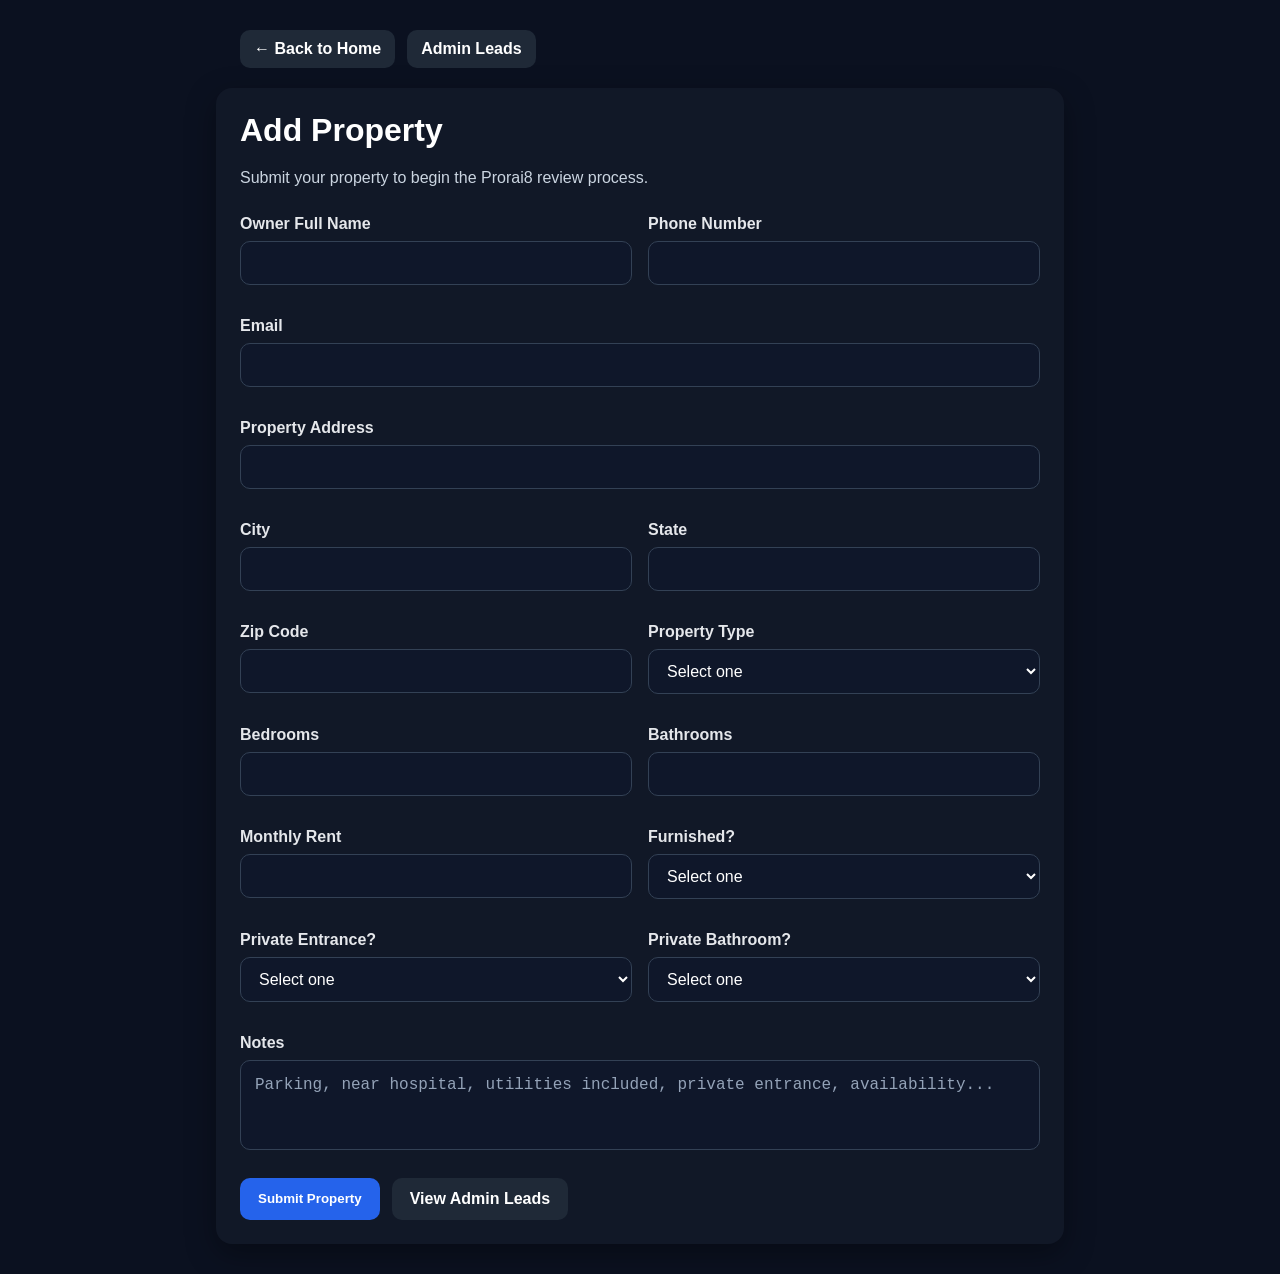
<file: signup.html>
<!DOCTYPE html>
<html lang="en">
<head>
  <meta charset="UTF-8" />
  <meta http-equiv="refresh" content="0; url=/owner/add-property.html" />
  <meta name="viewport" content="width=device-width, initial-scale=1.0" />
  <title>Signup | Prorai8</title>
</head>
<body style="font-family:Arial,sans-serif;padding:40px;background:#0b1120;color:white;">
  Redirecting to <a href="/owner/add-property.html" style="color:#60a5fa;">Owner Property Form</a>...
</body>
</html>
</file>
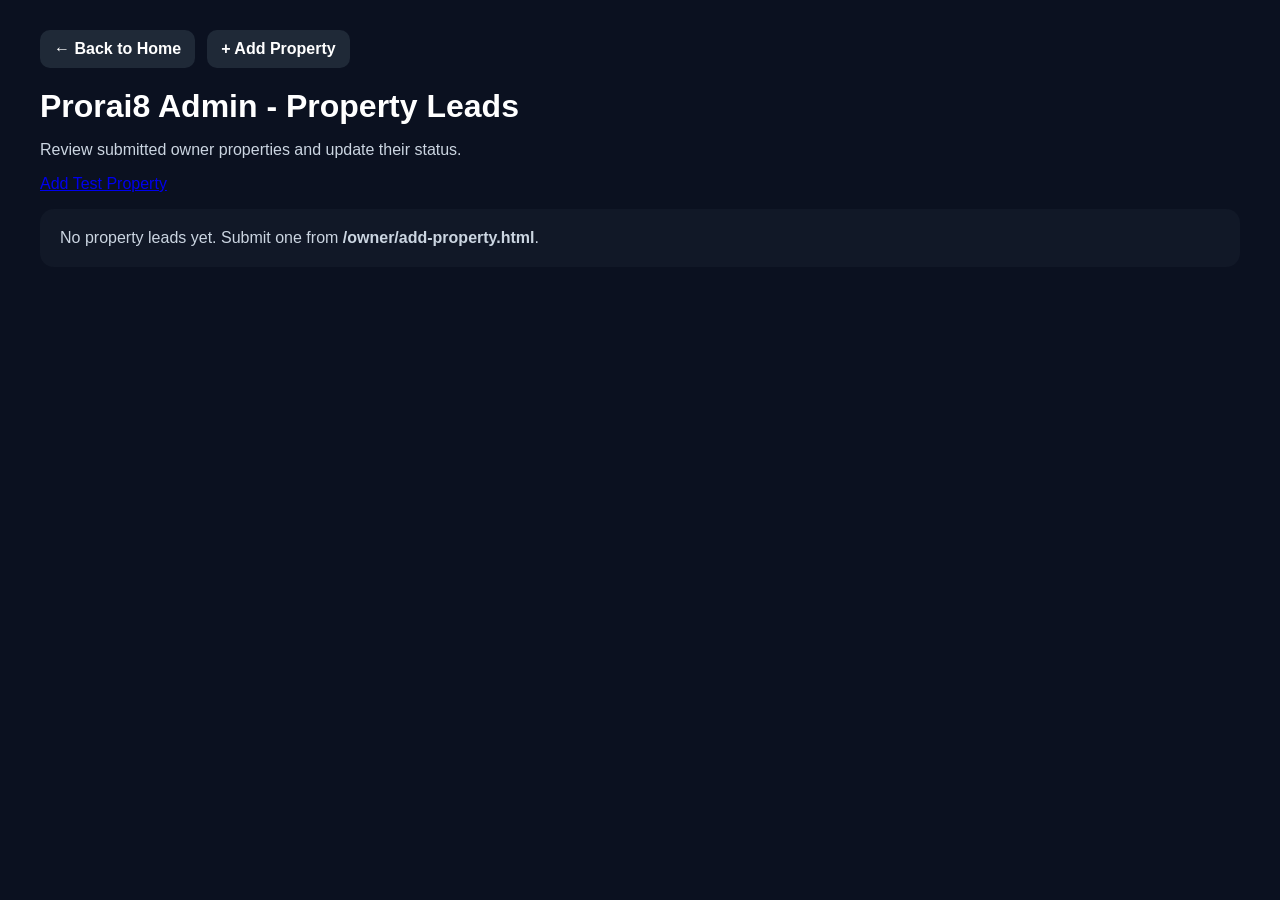
<file: admin/property-leads.html>
<!DOCTYPE html>
<html lang="en">
<head>
  <meta charset="UTF-8" />
  <meta name="viewport" content="width=device-width, initial-scale=1.0" />
  <title>Prorai8 Admin - Property Leads</title>
  <style>
    body{
      margin:0;
      font-family:Arial, sans-serif;
      background:#0b1120;
      color:white;
      padding:30px 20px;
    }

    .wrap{
      max-width:1200px;
      margin:0 auto;
    }

    h1{
      margin-top:0;
      margin-bottom:10px;
    }

    p{
      color:#cbd5e1;
    }
     .topnav{
      max-width:1200px;
      margin:0 auto 20px auto;
      display:flex;
      gap:12px;
      flex-wrap:wrap;
    }

    .topnav a{
     display:inline-block;
     padding:10px 14px;
    border-radius:10px;
    background:#1f2937;
    color:white;
    text-decoration:none;
    font-weight:700;
  }

   .topnav a:hover{
    background:#374151;
  }
    .topbar
      display:flex;
      justify-content:space-between;
      align-items:center;
      gap:16px;
      flex-wrap:wrap;
      margin-bottom:24px;
    }

    .btn{
      display:inline-block;
      padding:10px 14px;
      background:#2563eb;
      color:white;
      text-decoration:none;
      border-radius:10px;
      font-weight:700;
    }

    .table-wrap{
      overflow-x:auto;
      background:#111827;
      border-radius:14px;
      box-shadow:0 10px 30px rgba(0,0,0,0.35);
    }

    table{
      width:100%;
      border-collapse:collapse;
      min-width:1100px;
    }

    th, td{
      padding:14px 16px;
      border-bottom:1px solid rgba(255,255,255,0.08);
      text-align:left;
      font-size:14px;
      vertical-align:top;
    }

    th{
      background:#172033;
      color:#e5e7eb;
    }

    td{
      color:#cbd5e1;
    }

    .status{
      display:inline-block;
      padding:6px 10px;
      border-radius:999px;
      font-size:12px;
      font-weight:700;
    }

    .submitted{ background:#334155; color:#fff; }
    .reviewing{ background:#7c3aed; color:#fff; }
    .listed{ background:#2563eb; color:#fff; }
    .occupied{ background:#16a34a; color:#fff; }
    .archived{ background:#6b7280; color:#fff; }

    .empty{
      padding:20px;
      background:#111827;
      border-radius:14px;
      color:#cbd5e1;
      margin-top:16px;
    }

    select{
      padding:8px 10px;
      border-radius:8px;
      border:1px solid #334155;
      background:#0f172a;
      color:white;
    }

    .small{
      font-size:12px;
      color:#94a3b8;
    }
  </style>
</head>
<body> 
  <div class="topnav">
  <a href="/">← Back to Home</a>
  <a href="/owner/add-property.html">+ Add Property</a>
  </div>
  <div class="wrap">
    <div class="topbar">
      <div>
        <h1>Prorai8 Admin - Property Leads</h1>
        <p>Review submitted owner properties and update their status.</p>
      </div>
      <a class="btn" href="/owner/add-property.html">Add Test Property</a>
    </div>

    <div id="tableArea"></div>
  </div>

  <script>
    const tableArea = document.getElementById("tableArea");

    function getStatusClass(status){
      const value = (status || "Submitted").toLowerCase();
      if(value === "submitted") return "submitted";
      if(value === "reviewing") return "reviewing";
      if(value === "listed") return "listed";
      if(value === "occupied") return "occupied";
      if(value === "archived") return "archived";
      return "submitted";
    }

    function renderTable(){
      const data = JSON.parse(localStorage.getItem("propertyLeads") || "[]");

      if(!data.length){
        tableArea.innerHTML = `
          <div class="empty">
            No property leads yet. Submit one from <b>/owner/add-property.html</b>.
          </div>
        `;
        return;
      }

      tableArea.innerHTML = `
        <div class="table-wrap">
          <table>
            <thead>
              <tr>
                <th>Property Address</th>
                <th>Owner</th>
                <th>Contact</th>
                <th>Details</th>
                <th>Monthly Rent</th>
                <th>Status</th>
              </tr>
            </thead>
            <tbody>
              ${data.map((item, index) => `
                <tr>
                  <td>
                    <b>${item.address || "-"}</b><br>
                    <span class="small">${item.city || "-"}</span>
                  </td>
                  <td>
                    ${item.ownerName || "-"}<br>
                    <span class="small">${item.email || "-"}</span>
                  </td>
                  <td>${item.phone || "-"}</td>
                  <td>
                    ${item.propertyType || "-"}<br>
                    <span class="small">
                      Beds: ${item.beds || "-"} | Baths: ${item.baths || "-"}<br>
                      Furnished: ${item.furnished || "-"} | Private Entrance: ${item.privateEntrance || "-"} | Private Bath: ${item.privateBathroom || "-"}
                    </span>
                  </td>
                  <td>$${item.rent || "-"}</td>
                  <td>
                    <select onchange="updateStatus(${index}, this.value)">
                      <option value="Submitted" ${item.status === "Submitted" ? "selected" : ""}>Submitted</option>
                      <option value="Reviewing" ${item.status === "Reviewing" ? "selected" : ""}>Reviewing</option>
                      <option value="Listed" ${item.status === "Listed" ? "selected" : ""}>Listed</option>
                      <option value="Occupied" ${item.status === "Occupied" ? "selected" : ""}>Occupied</option>
                      <option value="Archived" ${item.status === "Archived" ? "selected" : ""}>Archived</option>
                    </select>
                    <div style="margin-top:8px;">
                      <span class="status ${getStatusClass(item.status)}">${item.status || "Submitted"}</span>
                    </div>
                  </td>
                </tr>
              `).join("")}
            </tbody>
          </table>
        </div>
      `;
    }

    function updateStatus(index, newStatus){
      const data = JSON.parse(localStorage.getItem("propertyLeads") || "[]");
      if(!data[index]) return;
      data[index].status = newStatus;
      localStorage.setItem("propertyLeads", JSON.stringify(data));
      renderTable();
    }

    renderTable();
  </script>
</body>
</html>
</file>
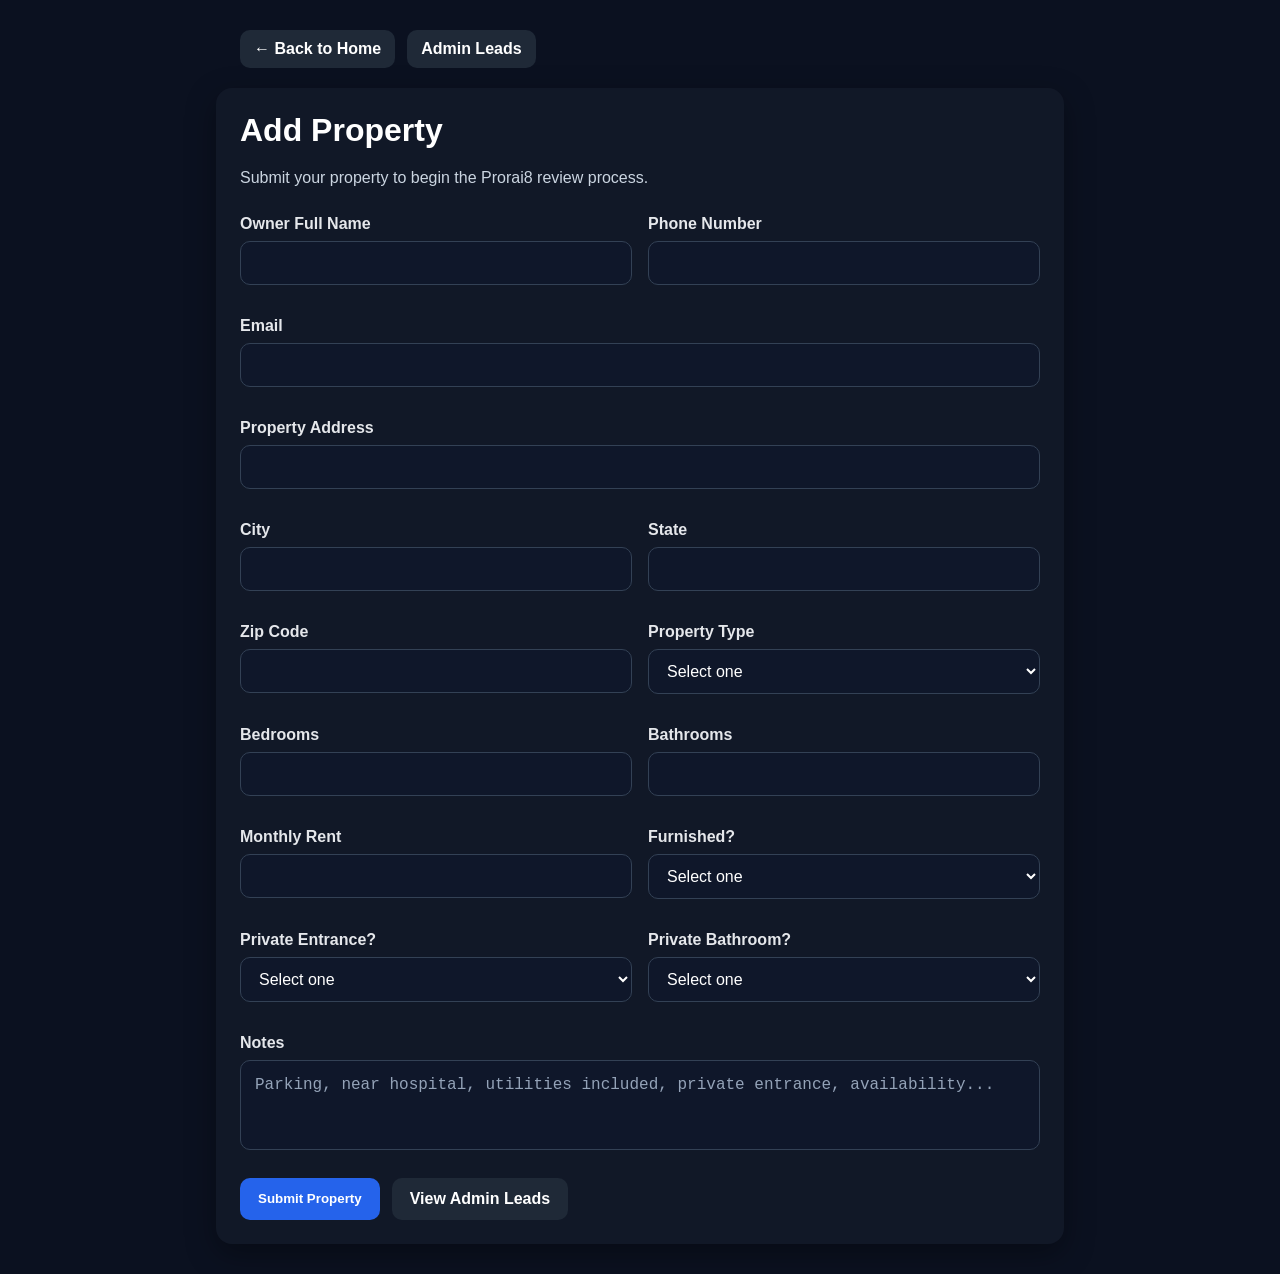
<file: owner/add-property.html>
<!DOCTYPE html>
<html lang="en">
<head>
  <meta charset="UTF-8" />
  <meta name="viewport" content="width=device-width, initial-scale=1.0" />
  <title>Prorai8 Owner - Add Property</title>
  <style>
    body{
      margin:0;
      font-family:Arial, sans-serif;
      background:#0b1120;
      color:white;
      padding:30px 20px;
    }

    .wrap{
      max-width:800px;
      margin:0 auto;
      background:#111827;
      border-radius:16px;
      padding:24px;
      box-shadow:0 10px 30px rgba(0,0,0,0.35);
    }

    .topnav{
      max-width:800px;
      margin:0 auto 20px auto;
      display:flex;
      gap:12px;
      flex-wrap:wrap;
    }

    .topnav a{
      display:inline-block;
      padding:10px 14px;
      border-radius:10px;
      background:#1f2937;
      color:white;
      text-decoration:none;
      font-weight:700;
    }

    .topnav a:hover{
      background:#374151;
    }

    h1{
      margin-top:0;
      margin-bottom:10px;
    }

    p{
      color:#cbd5e1;
      line-height:1.6;
    }

    form{
      margin-top:24px;
    }

    .grid{
      display:grid;
      grid-template-columns:1fr 1fr;
      gap:16px;
    }

    .field{
      display:flex;
      flex-direction:column;
      gap:8px;
      margin-bottom:16px;
    }

    .field.full{
      grid-column:1 / -1;
    }

    label{
      font-weight:700;
      color:#e5e7eb;
    }

    input, select, textarea{
      width:100%;
      padding:12px 14px;
      border-radius:10px;
      border:1px solid #334155;
      background:#0f172a;
      color:white;
      font-size:16px;
      box-sizing:border-box;
    }

    input::placeholder,
    textarea::placeholder{
      color:#94a3b8;
    }

    textarea{
      min-height:90px;
      resize:none;
      line-height:1.5;
    }

    .actions{
      display:flex;
      gap:12px;
      flex-wrap:wrap;
      margin-top:12px;
    }

    button{
      padding:12px 18px;
      border:none;
      border-radius:10px;
      background:#2563eb;
      color:white;
      font-weight:700;
      cursor:pointer;
    }

    button:hover{
      background:#1d4ed8;
    }

    .secondary{
      display:inline-block;
      padding:12px 18px;
      border-radius:10px;
      background:#1f2937;
      color:white;
      text-decoration:none;
      font-weight:700;
    }

    .secondary:hover{
      background:#374151;
    }

    .success{
      display:none;
      margin-top:18px;
      padding:14px 16px;
      border-radius:12px;
      background:#14532d;
      color:#dcfce7;
      font-weight:700;
    }

    @media (max-width:700px){
      body{
        padding:20px 14px;
      }

      .wrap{
        padding:18px;
      }

      .grid{
        grid-template-columns:1fr;
      }

      textarea{
        min-height:80px;
      }

      button,
      .secondary{
        width:100%;
        text-align:center;
      }
    }
  </style>
</head>
<body>
  <div class="topnav">
    <a href="/">← Back to Home</a>
    <a href="/admin/property-leads.html">Admin Leads</a>
  </div>

  <div class="wrap">
    <h1>Add Property</h1>
    <p>Submit your property to begin the Prorai8 review process.</p>

    <form id="propertyForm">
      <div class="grid">
        <div class="field">
          <label for="ownerName">Owner Full Name</label>
          <input type="text" id="ownerName" required />
        </div>

        <div class="field">
          <label for="phone">Phone Number</label>
          <input type="text" id="phone" required />
        </div>

        <div class="field full">
          <label for="email">Email</label>
          <input type="email" id="email" required />
        </div>

        <div class="field full">
          <label for="address">Property Address</label>
          <input type="text" id="address" required />
        </div>

        <div class="field">
          <label for="city">City</label>
          <input type="text" id="city" required />
        </div>

        <div class="field">
          <label for="state">State</label>
          <input type="text" id="state" required />
        </div>

        <div class="field">
          <label for="zipCode">Zip Code</label>
          <input type="text" id="zipCode" required />
        </div>

        <div class="field">
          <label for="propertyType">Property Type</label>
          <select id="propertyType" required>
            <option value="">Select one</option>
            <option value="House">House</option>
            <option value="Guest House">Guest House</option>
            <option value="ADU">ADU</option>
            <option value="In-Law Unit">In-Law Unit</option>
            <option value="Studio">Studio</option>
            <option value="Private Room">Private Room</option>
          </select>
        </div>

        <div class="field">
          <label for="beds">Bedrooms</label>
          <input type="number" id="beds" min="0" step="1" required />
        </div>

        <div class="field">
          <label for="baths">Bathrooms</label>
          <input type="number" id="baths" min="0" step="0.5" required />
        </div>

        <div class="field">
          <label for="rent">Monthly Rent</label>
          <input type="number" id="rent" min="0" step="1" required />
        </div>

        <div class="field">
          <label for="furnished">Furnished?</label>
          <select id="furnished" required>
            <option value="">Select one</option>
            <option value="Yes">Yes</option>
            <option value="No">No</option>
          </select>
        </div>

        <div class="field">
          <label for="privateEntrance">Private Entrance?</label>
          <select id="privateEntrance" required>
            <option value="">Select one</option>
            <option value="Yes">Yes</option>
            <option value="No">No</option>
          </select>
        </div>

        <div class="field">
          <label for="privateBathroom">Private Bathroom?</label>
          <select id="privateBathroom" required>
            <option value="">Select one</option>
            <option value="Yes">Yes</option>
            <option value="No">No</option>
          </select>
        </div>

        <div class="field full">
          <label for="notes">Notes</label>
          <textarea id="notes" placeholder="Parking, near hospital, utilities included, private entrance, availability..."></textarea>
        </div>
      </div>

      <div class="actions">
        <button type="submit">Submit Property</button>
        <a class="secondary" href="/admin/property-leads.html">View Admin Leads</a>
      </div>
    </form>

    <div id="successMessage" class="success">
      Property submitted successfully.
    </div>
  </div>

  <script>
    const form = document.getElementById("propertyForm");
    const successMessage = document.getElementById("successMessage");

    form.addEventListener("submit", function(e){
      e.preventDefault();

      const property = {
        ownerName: document.getElementById("ownerName").value.trim(),
        phone: document.getElementById("phone").value.trim(),
        email: document.getElementById("email").value.trim(),
        address: document.getElementById("address").value.trim(),
        city: document.getElementById("city").value.trim(),
        state: document.getElementById("state").value.trim(),
        zipCode: document.getElementById("zipCode").value.trim(),
        propertyType: document.getElementById("propertyType").value,
        beds: document.getElementById("beds").value,
        baths: document.getElementById("baths").value,
        rent: document.getElementById("rent").value,
        furnished: document.getElementById("furnished").value,
        privateEntrance: document.getElementById("privateEntrance").value,
        privateBathroom: document.getElementById("privateBathroom").value,
        notes: document.getElementById("notes").value.trim(),
        status: "Submitted",
        createdAt: new Date().toISOString()
      };

      let leads = JSON.parse(localStorage.getItem("propertyLeads") || "[]");
      leads.push(property);
      localStorage.setItem("propertyLeads", JSON.stringify(leads));

      form.reset();
      successMessage.style.display = "block";

      setTimeout(() => {
        successMessage.style.display = "none";
      }, 2500);
    });
  </script>
</body>
</html>
</file>
<file: assets/css/style.css>
* {
  box-sizing: border-box;
}

html {
  scroll-behavior: smooth;
}

body {
  margin: 0;
  font-family: Arial, sans-serif;
  color: #0f172a;
  background: #f8fafc;
  line-height: 1.6;
}

a {
  color: inherit;
  text-decoration: none;
}

.container {
  width: min(1120px, 92%);
  margin: 0 auto;
}

/* HEADER */
.site-header {
  background: #0f172a;
  color: #ffffff;
  position: sticky;
  top: 0;
  z-index: 1000;
  border-bottom: 1px solid rgba(255,255,255,0.08);
}

.nav-wrap {
  display: flex;
  align-items: center;
  justify-content: space-between;
  padding: 18px 0;
  gap: 20px;
}

.logo {
  font-size: 1.3rem;
  font-weight: 700;
  letter-spacing: 0.3px;
}

.nav {
  display: flex;
  flex-wrap: wrap;
  gap: 18px;
}

.nav a {
  color: #e2e8f0;
  font-size: 0.95rem;
}

.nav a:hover {
  color: #ffffff;
}

/* HERO */
.hero {
  background: linear-gradient(135deg, #0f172a, #1e293b);
  color: #ffffff;
  padding: 72px 0;
}

.hero-grid {
  display: grid;
  grid-template-columns: 1.4fr 0.9fr;
  gap: 32px;
  align-items: center;
}

.eyebrow,
.section-label {
  text-transform: uppercase;
  font-size: 0.8rem;
  letter-spacing: 1px;
  font-weight: 700;
  color: #38bdf8;
  margin-bottom: 10px;
}

.hero h1 {
  font-size: clamp(2rem, 4vw, 3.5rem);
  line-height: 1.1;
  margin: 0 0 16px;
}

.hero-text {
  font-size: 1.05rem;
  color: #cbd5e1;
  max-width: 650px;
  margin-bottom: 24px;
}

.hero-actions {
  display: flex;
  flex-wrap: wrap;
  gap: 14px;
}

.hero-card {
  background: rgba(255,255,255,0.08);
  border: 1px solid rgba(255,255,255,0.14);
  border-radius: 18px;
  padding: 24px;
  backdrop-filter: blur(4px);
}

.hero-card h3 {
  margin-top: 0;
  margin-bottom: 12px;
}

.hero-card ul {
  padding-left: 18px;
  margin: 0;
}

.hero-card li {
  margin-bottom: 10px;
  color: #e2e8f0;
}

/* BUTTONS */
.btn {
  display: inline-block;
  padding: 12px 18px;
  border-radius: 10px;
  font-weight: 700;
  transition: 0.2s ease;
}

.btn:hover {
  transform: translateY(-1px);
}

.btn-primary {
  background: #2563eb;
  color: #ffffff;
}

.btn-primary:hover {
  background: #1d4ed8;
}

.btn-secondary {
  background: transparent;
  color: #ffffff;
  border: 1px solid rgba(255,255,255,0.22);
}

.btn-secondary:hover {
  background: rgba(255,255,255,0.08);
}

.btn-small {
  background: #0f172a;
  color: #ffffff;
  padding: 10px 14px;
  font-size: 0.92rem;
}

/* SECTIONS */
.section {
  padding: 72px 0;
}

.alt-bg {
  background: #eef2ff;
}

.section-heading {
  margin-bottom: 28px;
}

.section-heading h2 {
  margin: 0 0 10px;
  font-size: clamp(1.6rem, 3vw, 2.3rem);
}

.section-heading p {
  margin: 0;
  color: #475569;
}

/* CARDS */
.cards {
  display: grid;
  gap: 22px;
}

.three-col {
  grid-template-columns: repeat(3, 1fr);
}

.card {
  background: #ffffff;
  border: 1px solid #e2e8f0;
  border-radius: 16px;
  padding: 24px;
  box-shadow: 0 8px 30px rgba(15, 23, 42, 0.04);
}

.card h3 {
  margin-top: 0;
  margin-bottom: 10px;
}

.card p {
  margin: 0;
  color: #475569;
}

/* LISTINGS */
.listing-card {
  background: #ffffff;
  border: 1px solid #dbeafe;
  border-radius: 18px;
  overflow: hidden;
  box-shadow: 0 8px 30px rgba(15, 23, 42, 0.05);
}

.listing-image {
  height: 190px;
}

.placeholder-image {
  display: flex;
  align-items: center;
  justify-content: center;
  background: #cbd5e1;
  color: #334155;
  font-weight: 700;
}

.listing-body {
  padding: 20px;
}

.listing-body h3 {
  margin-top: 0;
  margin-bottom: 6px;
}

.listing-body p {
  margin: 0 0 10px;
  color: #475569;
}

.price {
  font-weight: 700;
  color: #0f172a !important;
}

/* MAP PREVIEW */
.map-preview {
  display: grid;
  grid-template-columns: 1fr 1fr;
  gap: 28px;
  align-items: center;
}

.map-box {
  background: #ffffff;
  border: 1px solid #e2e8f0;
  border-radius: 18px;
  padding: 16px;
}

.map-placeholder {
  min-height: 280px;
  border: 2px dashed #94a3b8;
  border-radius: 14px;
  display: flex;
  align-items: center;
  justify-content: center;
  color: #475569;
  font-weight: 700;
  background: #f8fafc;
}

/* OWNER SECTION */
.owner-section {
  background: #0f172a;
  color: #ffffff;
}

.owner-wrap {
  display: flex;
  align-items: center;
  justify-content: space-between;
  gap: 24px;
}

.owner-wrap p {
  color: #cbd5e1;
}

.owner-actions {
  display: flex;
  flex-wrap: wrap;
  gap: 12px;
}

/* FOOTER */
.site-footer {
  background: #020617;
  color: #ffffff;
  padding: 48px 0;
}

.footer-grid {
  display: grid;
  grid-template-columns: 1.2fr 1fr 1fr;
  gap: 24px;
}

.site-footer h3,
.site-footer h4 {
  margin-top: 0;
}

.site-footer p,
.site-footer a {
  color: #cbd5e1;
}

.site-footer a {
  display: block;
  margin-bottom: 10px;
}

.site-footer a:hover {
  color: #ffffff;
}
/* FORM FIELDS */
input,
select,
textarea {
  width: 100%;
  padding: 16px;
  border-radius: 16px;
  border: 1px solid #334155;
  background: #0b1530;
  color: #ffffff;
  font-size: 16px;
  line-height: 1.5;
}

input::placeholder,
textarea::placeholder {
  color: #94a3b8;
}

textarea {
  min-height: 140px;
  resize: vertical;
}
/* RESPONSIVE */
@media (max-width: 900px) {
  .hero-grid,
  .map-preview,
  .owner-wrap,
  .footer-grid,
  .three-col {
    grid-template-columns: 1fr;
    display: grid;
  }

  .owner-wrap {
    justify-content: start;
  }
}

@media (max-width: 640px) {
  .nav-wrap {
    flex-direction: column;
    align-items: flex-start;
  }

  .nav {
    gap: 12px;
  }

  .hero {
    padding: 56px 0;
  }

  .section {
    padding: 56px 0;
  }

  .btn {
    width: 100%;
    text-align: center;
  }

  .hero-actions,
  .owner-actions {
    width: 100%;
  }
}
/* FORM STYLING */

input, select, textarea{
  width:100%;
  padding:12px 14px;
  border-radius:10px;
  border:1px solid #334155;
  background:#0f172a;
  color:white;
  font-size:16px;
  box-sizing:border-box;
}

textarea{
  min-height:90px;
  resize:none;
  line-height:1.5;
}

textarea::placeholder{
  color:#94a3b8;
}
}

/* MOBILE FIX FOR NOTES BOX */

@media (max-width: 640px) {
  textarea {
    min-height: 120px;
    padding: 14px;
  }
}
</file>
